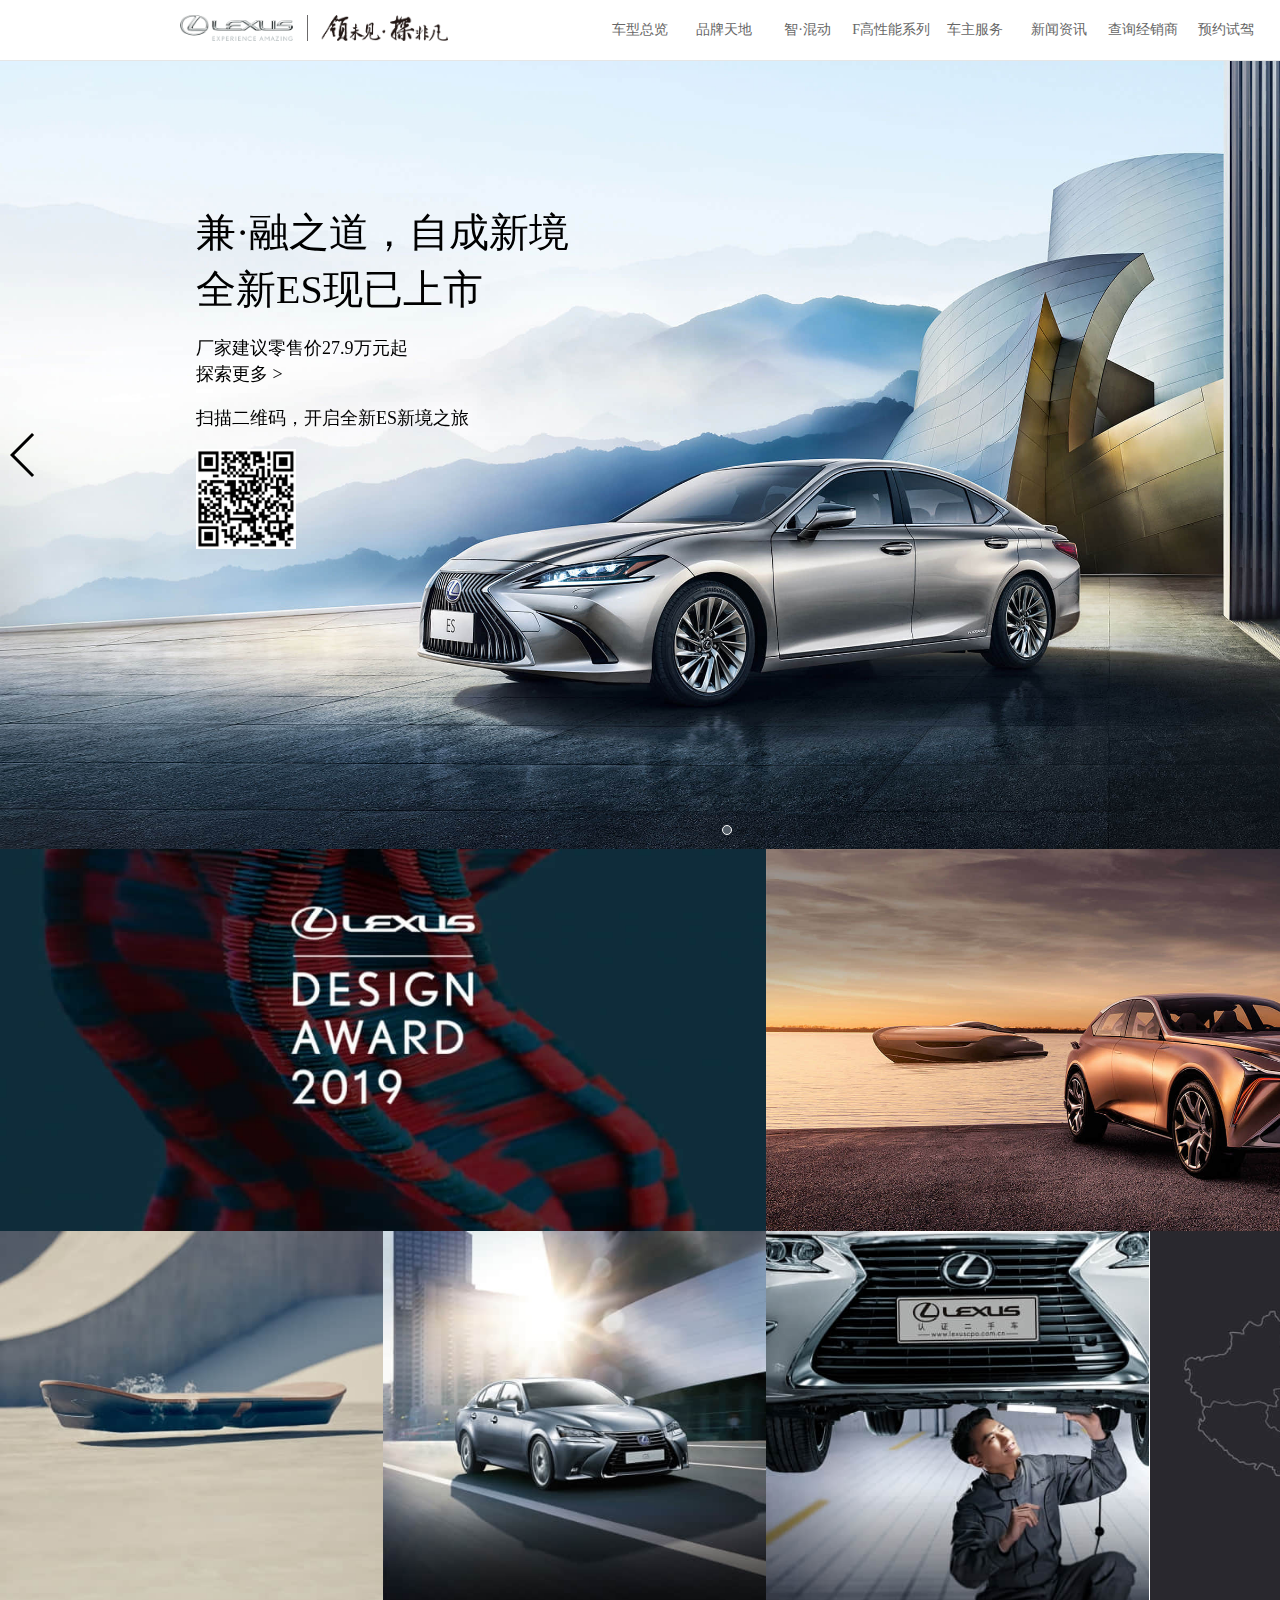
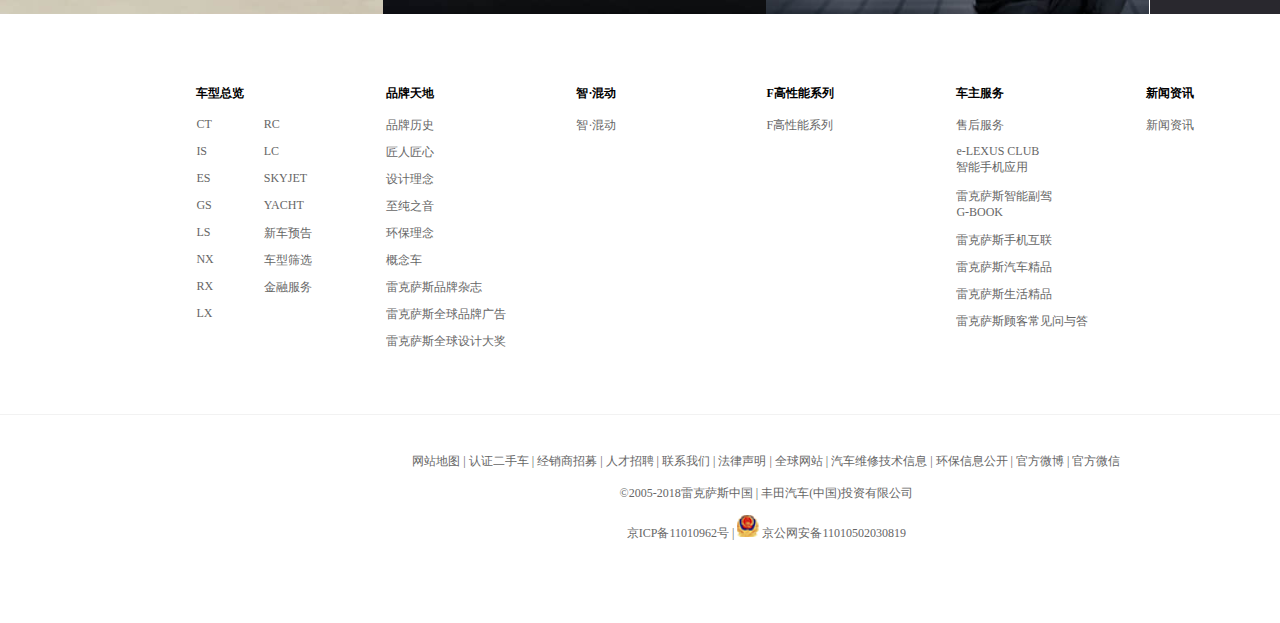
<file: lexus_website/html/index.html>
<!DOCTYPE html>
<html lang="en">

	<head>
		<meta charset="UTF-8">
		<meta name="viewport" content="width=device-width, initial-scale=1.0">
		<meta http-equiv="X-UA-Compatible" content="ie=edge">
		<link rel="icon" type="img/x-ico" href="../img/icon.jpg"/>
		<link rel="stylesheet" type="text/css" href="../css/index.css">
		<link rel="stylesheet" type="text/css" href="../css/swiper.min.css">
		<link rel="stylesheet" type="text/css" href="../css/animate.min.css">
		<link rel="stylesheet" type="text/css" href="../css/header_footer.css" />
		<title>LEXUS雷克萨斯官网</title>
	</head>

	<body>
		<div id="banner">
			<header></header>

			<div class="swiper-container">
				<div class="swiper-wrapper">
					<div class="swiper-slide container-1">
						<div class="con">
							<h3>兼·融之道，自成新境<br>全新ES现已上市</h3>
							<br>
							<p>厂家建议零售价27.9万元起</p>
							<a href="" style="color:#000000">探索更多 &gt;</a>
							<br>
							<br>
							<p>扫描二维码，开启全新ES新境之旅</p>
							<br>
							<img src="../img/con-1.jpg" alt="二维码">
						</div>
					</div>
					<div class="swiper-slide container-2">
						<div class="con">
							<h3>YET兼·融之道<br>智领天地，化境人生</h3>
							<br>
							<a href="" style="color:white">探索更多 &gt;</a>
						</div>
					</div>
					<div class="swiper-slide container-3">
						<div class="con">
							<h3>探享新豪华艺术，全新LS及全新LC正式上市</h3>
							<br>
							<p>全新LS厂商建议零售价82.4万元起</p>
							<p>全新LC厂商建议零售价117.9万元起</p>
							<br>
							<a href="" style="color:white">探索更多&gt;</a>
						</div>
					</div>
					<div class="swiper-slide container-4">
						<div class="con">
							<h3>豪华都市SUV全新雷克萨斯UX</h3>
							<br>
							<p>将于成都国际车展亚洲首发</p>
							<br>
							<a href="" style="color:white">探索更多&gt;</a>
						</div>
					</div>
					<div class="swiper-slide container-5">
						<div class="con">
							<h3>锐与智 成就不套路</h3>
							<br>
							<p>中型豪华SUV新雷克萨斯NX上市</p>
							<br>
							<a href="" style="color:#000000">探索更多&gt;</a>
							<br>
							<br>
							<p>扫码开启锐与智之旅</p>
							<br>
							<img src="../img/con-1.jpg" alt="二维码">
						</div>
					</div>
					<div class="swiper-slide container-6">
						<div class="con">
							<h3>品与智 轻生活</h3>
							<br>
							<p>紧凑型豪华两厢车 新雷克萨斯CT 200h上市</p>
							<br>
							<a href="" style="color:#000000">探索更多&gt;</a>
							<br>
							<br>
							<p>扫描二维码，开启轻生活之旅</p>
							<br>
							<img src="../img/con-1.jpg" alt="二维码">
						</div>
					</div>
				</div>
				<!-- 如果需要分页器 -->
				<div class="swiper-pagination"></div>

				<!--导航按钮 -->
				<div class="swiper-button-prev  swiper-button-black"></div>
				<div class="swiper-button-next  swiper-button-black"></div>

			</div>
			<article>
				<div class="art">
					<a href="" id="art_0">
						<p class="article_same_1">2019雷克萨斯全球设计大奖<br>查看详情&gt;</p>
					</a>
				</div>
				<div class="art">
					<a href="" id="art_1">
						<p class="article_same_1">概念车<br>探索更多&gt;</p>
					</a>
				</div>
				<div class="art">
					<a href="" id="art_2">
						<p class="article_same_2">雷克萨斯全球品牌广告SLIDE<br>探索更多&gt;</p>
					</a>
				</div>
				<div class="art">
					<a href="" id="art_3">
						<p class="article_same_2">雷克萨斯金融服务<br>了解更多&gt;</p>
					</a>
				</div>
				<div class="art">
					<a href="" id="art_4">
						<p class="article_same_2">雷克萨斯认证二手车<br>即刻前往&gt;</p>
					</a>
				</div>
				<div class="art">
					<a href="" id="art_5">
						<p class="article_same_2">经销商查询<br>点击查找&gt;</p>
					</a>
				</div>
			</article>
			<footer></footer>
			<div id="top_share">
				<div id="top"></div>
				<br />
				<hr />
				<br />
				<div id="share">
					<div id="erweima">
					</div>
				</div>
			</div>
		</div>
	</body>
	<script src="../js/jquery.js"></script>
	<script src="../js/swiper.min.js"></script>
	<script type="text/javascript">
		$('header').load('header.html');
		$('footer').load('footer.html');
	</script>
	<script src="../js/index.js"></script>
	<script src="../js/header_footer.js" type="text/javascript" charset="utf-8"></script>

</html>
</file>
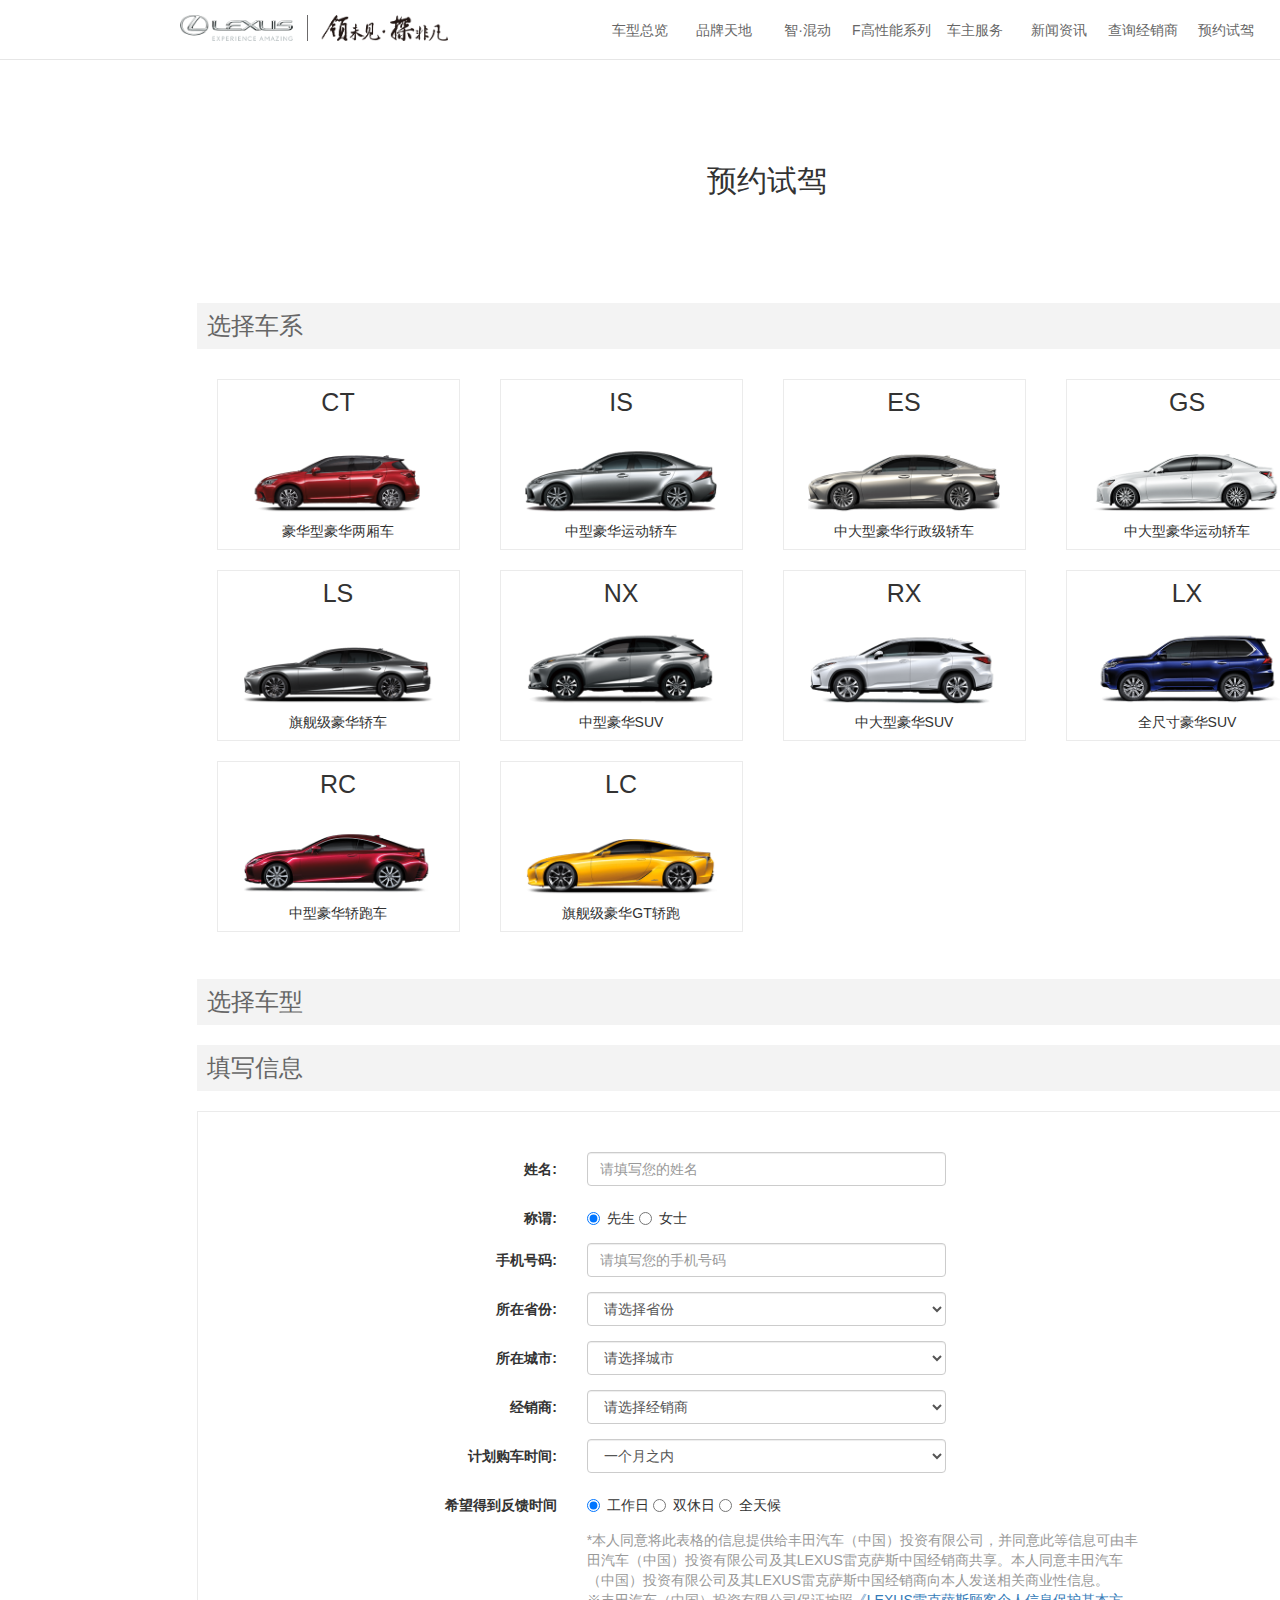
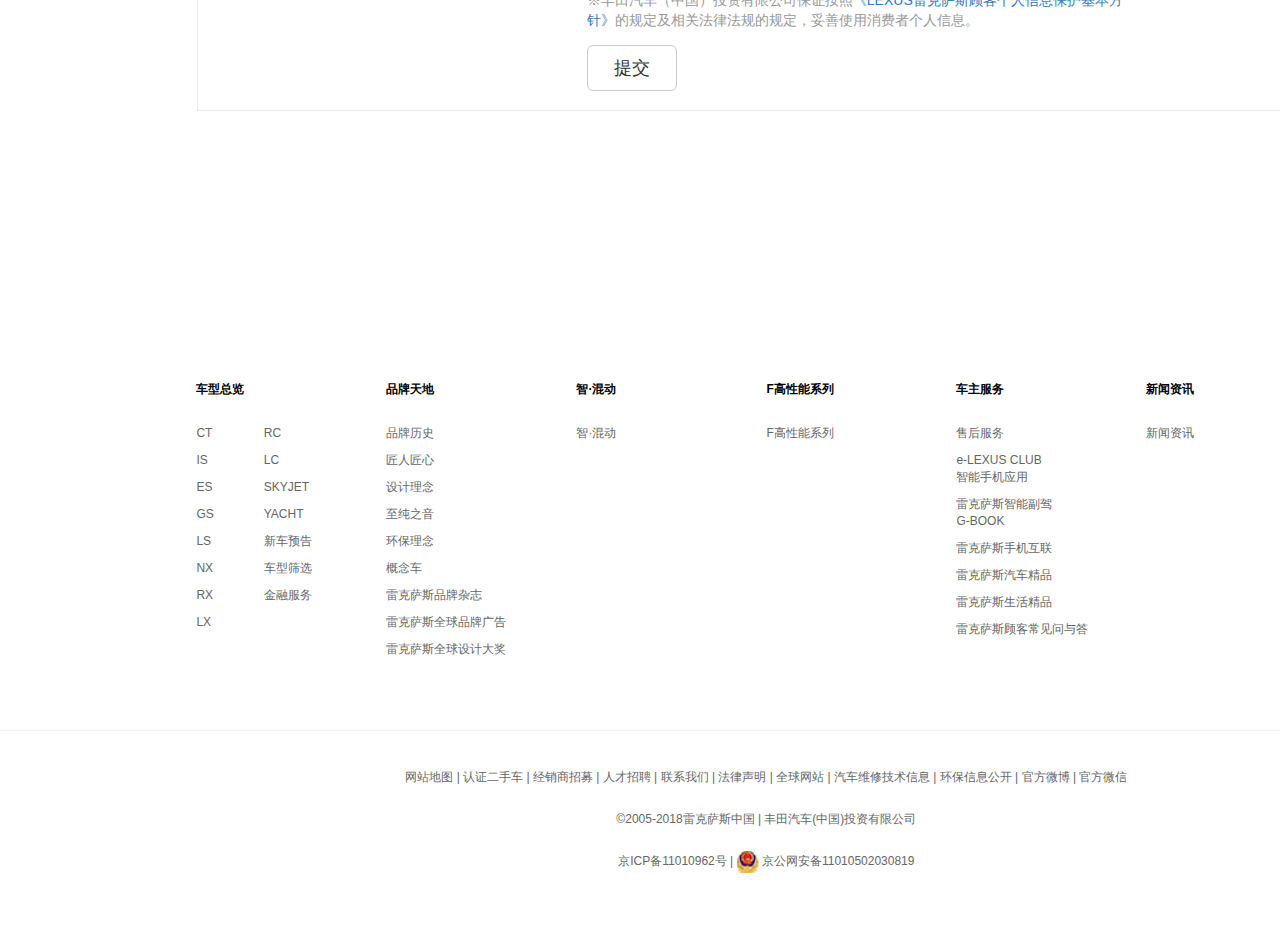
<file: lexus_website/html/appointment_drive.html>
<!DOCTYPE html>
<html>

	<head>
		<meta charset="UTF-8">
		<title>雷克萨斯预约试驾</title>
		<link rel="icon" type="img/x-ico" href="../img/icon.jpg"/>
		<link rel="stylesheet" type="text/css" href="../css/header_footer.css" />
		<link rel="stylesheet" type="text/css" href="../css/animate.min.css">
		<link rel="stylesheet" type="text/css" href="../css/appointment_drive.css" />
		<link rel="stylesheet" type="text/css" href="../css/bootstrap.min.css" />
	</head>

	<body>
		<div id="banner">
			<header></header>
			<div id="drive_content">
				<p>预约试驾</p>
				<div id="car_series" class="car">
					<div id="series_title" class="car_title">
						<p>选择车系</p>
					</div>
					<div id="seriers_content" class="car_content">
						<ul>
							<li>
								<p>CT</p><img src="../img/CT.png" />
								<p>豪华型豪华两厢车</p>
							</li>
							<li>
								<p>IS</p><img src="../img/IS.png" />
								<p>中型豪华运动轿车</p>
							</li>
							<li>
								<p>ES</p><img src="../img/ES.png" />
								<p>中大型豪华行政级轿车</p>
							</li>
							<li>
								<p>GS</p><img src="../img/GS.png" />
								<p>中大型豪华运动轿车</p>
							</li>
							<li>
								<p>LS</p><img src="../img/LS.png" />
								<p>旗舰级豪华轿车</p>
							</li>
							<li>
								<p>NX</p><img src="../img/NX.png" />
								<p>中型豪华SUV</p>
							</li>
							<li>
								<p>RX</p><img src="../img/RX.png" />
								<p>中大型豪华SUV</p>
							</li>
							<li>
								<p>LX</p><img src="../img/LX.png" />
								<p>全尺寸豪华SUV</p>
							</li>
							<li>
								<p>RC</p><img src="../img/RC.png" />
								<p>中型豪华轿跑车</p>
							</li>
							<li>
								<p>LC</p><img src="../img/LC.png" />
								<p>旗舰级豪华GT轿跑</p>
							</li>
						</ul>
					</div>
				</div>
				<div id="car_type" class="car">
					<div id="type_title" class="car_title">
						<p>选择车型</p>
					</div>
					<div id="type_content" class="car_content">
						<ul style="display: none;height: 170px;">
							<li style="height: 150px;">
								<p>CT 200h</p>
								<p>精英版</p>
								<p>215,000元(单色)</p>
								<p>217,000元(双色)</p>
							</li>
							<li style="height: 150px;">
								<p>CT 200h</p>
								<p>舒适版</p>
								<p>252,000元(单色)</p>
								<p>254,000元(双色)</p>
							</li>
							<li style="height: 150px;">
								<p>CT 200h</p>
								<p>F SPORT</p>
								<p>280,000元(单色)</p>
								<p>282,000元(双色)</p>
							</li>
						</ul>
						<ul style="display: none;height: 170px;">
							<li>
								<p>IS 300</p>
								<p>领先版</p>
								<p>304,000元</p>
							</li>
							<li>
								<p>IS 300</p>
								<p>锋尚版</p>
								<p>327,000元</p>
							</li>
							<li>
								<p>IS 300</p>
								<p>F SPORT</p>
								<p>345,000元</p>
							</li>
							<li>
								<p>IS 300</p>
								<p>豪华版</p>
								<p>422,000元</p>
							</li>
						</ul>
						<ul style="display: none;height: 340px;">
							<li>
								<p>ES 200</p>
								<p>卓越版</p>
								<p>279,000元</p>
							</li>
							<li>
								<p>ES 200</p>
								<p>豪华版</p>
								<p>298,000元</p>
							</li>
							<li>
								<p>ES 260</p>
								<p>卓越版</p>
								<p>335,000元</p>
							</li>
							<li>
								<p>ES 260</p>
								<p>F SPORT</p>
								<p>378,000元</p>
							</li>
							<li>
								<p>ES 260</p>
								<p>尊享版</p>
								<p>398,000元</p>
							</li>
							<li>
								<p>ES 300h</p>
								<p>卓越版</p>
								<p>359,000元</p>
							</li>
							<li>
								<p>ES 300h</p>
								<p>尊享版</p>
								<p>418,000元</p>
							</li>
							<li>
								<p>ES 300h</p>
								<p>行政版</p>
								<p>468,000元</p>
							</li>
						</ul>
						<ul style="display: none;height: 170px;">
							<li>
								<p>GS 300</p>
								<p>领先版</p>
								<p>428,000元</p>
							</li>
							<li>
								<p>GS 300</p>
								<p>F SPORT</p>
								<p>465,000元</p>
							</li>
							<li>
								<p>GS 300h</p>
								<p>领先版</p>
								<p>457,000元</p>
							</li>
							<li>
								<p>GS 300h</p>
								<p>豪华版</p>
								<p>560,000元</p>
							</li>
							<li>
								<p>GS 450h</p>
								<p>-</p>
								<p>745,000元</p>
							</li>
						</ul>
						<ul style="display: none;height: 170px;">
							<li>
								<p>LS 350</p>
								<p>卓越版</p>
								<p>824,000元</p>
							</li>
							<li>
								<p>LS 350</p>
								<p>豪华版</p>
								<p>962,000元</p>
							</li>
							<li>
								<p>LS 500h</p>
								<p>卓越版</p>
								<p>892,000元</p>
							</li>
							<li>
								<p>LS 500h</p>
								<p>F SPORT</p>
								<p>1,023,000元</p>
							</li>
							<li>
								<p>LS 500h</p>
								<p>豪华</p>
								<p>1,039,000元</p>
							</li>
						</ul>
						<ul style="display: none;height: 340px;">
							<li>
								<p>NX 200</p>
								<p>锋行版</p>
								<p>298,000元</p>
							</li>
							<li>
								<p>NX 200</p>
								<p>锋尚版</p>
								<p>344,000元</p>
							</li>
							<li>
								<p>NX 300</p>
								<p>锋行版</p>
								<p>335,000元</p>
							</li>
							<li>
								<p>NX 300</p>
								<p>锋尚版</p>
								<p>390,000元</p>
							</li>
							<li>
								<p>NX 300</p>
								<p>F SPORT</p>
								<p>493,000元</p>
							</li>
							<li>
								<p>NX 300h</p>
								<p>锋尚版</p>
								<p>374,000元</p>
							</li>
							<li>
								<p>NX 300h</p>
								<p>锋致版</p>
								<p>430,000元</p>
							</li>
							<li>
								<p>NX 300h</p>
								<p>F SPORT</p>
								<p>532,000元</p>
							</li>
						</ul>
						<ul style="display: none;height: 340px;">
							<li>
								<p>RX 300</p>
								<p>精英版</p>
								<p>390,000元</p>
							</li>
							<li>
								<p>RX 300</p>
								<p>舒适版</p>
								<p>427,000元</p>
							</li>
							<li>
								<p>RX 300</p>
								<p>典雅版</p>
								<p>464,000元</p>
							</li>
							<li>
								<p>RX 300</p>
								<p>F SPORT</p>
								<p>501,000元</p>
							</li>
							<li>
								<p>RX 300</p>
								<p>Mark Levinson F SPORT版</p>
								<p>512,000元</p>
							</li>
							<li>
								<p>RX 300</p>
								<p>豪华版</p>
								<p>575,000元</p>
							</li>
							<li>
								<p>RX 450h</p>
								<p>典雅版</p>
								<p>642,000元</p>
							</li>
							<li>
								<p>RX 450h</p>
								<p>豪华版</p>
								<p>689,000元</p>
							</li>
							<li>
								<p>RX 450h</p>
								<p>Mark Levinson 豪华版</p>
								<p>703,000元</p>
							</li>
							<li>
								<p>RX 450h</p>
								<p>尊贵</p>
								<p>810,000元</p>
							</li>
						</ul>
						<ul style="display: none;height: 170px;">
							<li>
								<p>LX 570</p>
								<p>动感豪华版</p>
								<p>1,291,000元</p>
							</li>
							<li>
								<p>LX 570</p>
								<p>尊贵豪华版</p>
								<p>1,339,000元</p>
							</li>
							<li>
								<p>LX 570</p>
								<p>巅峰特别限量版</p>
								<p>1,469,000元</p>
							</li>
						</ul>
						<ul style="display: none;height: 170px;">
							<li>
								<p>RC 300</p>
								<p>锋尚版</p>
								<p>455,000元</p>
							</li>
							<li>
								<p>RC 300</p>
								<p>F SPORT版</p>
								<p>501,000元</p>
							</li>
							<li>
								<p>RC 300</p>
								<p>F SPORT极致版</p>
								<p>545,000元</p>
							</li>
						</ul>
						<ul style="display: none;height: 170px;">
							<li>
								<p>LC 500h</p>
								<p>-</p>
								<p>1,179,000元</p>
							</li>
							<li>
								<p>LC 500h</p>
								<p>运动版</p>
								<p>1,288,000元</p>
							</li>
							<li>
								<p>LC 500h</p>
								<p>上市特别版</p>
								<p>1,288,000元</p>
							</li>
						</ul>
					</div>
				</div>
				<div id="message" class="car">
					<div id="message_title" class="car_title">
						<p>填写信息</p>
					</div>
					<div id="message_content" class="car_content">
						<br />
						<br />
						<form action="#" method="get" class="form-horizontal">
							<div class="form-group">
								<label for="name" class="col-sm-4 control-label">姓名:</label>
								<div class="col-sm-4">
									<input type="text" class="form-control" id="name" placeholder="请填写您的姓名" required/>
								</div>
							</div>
							<div class="form-group">
								<label class="col-sm-4 control-label">称谓:</label>
								<div class="col-sm-4">
									<div class="radio">
										<label><input type="radio" id="man" name="sex" checked />先生</label>
										<label><input type="radio" id="woman" name="sex"/>女士</label>
									</div>
								</div>
							</div>
							<div class="form-group">
								<label for="phone" class="col-sm-4 control-label">手机号码:</label>
								<div class="col-sm-4">
									<input type="text" class="form-control" id="phone" placeholder="请填写您的手机号码" required/>
								</div>
							</div>
							<div class="form-group">
								<label class="col-sm-4 control-label">所在省份:</label>
								<div class="col-sm-4">
									<select id="select_prov" class="form-control" onchange="changecity()">
										<option value="">请选择省份</option>
									</select>
								</div>
							</div>
							<div class="form-group">
								<label class="col-sm-4 control-label">所在城市:</label>
								<div class="col-sm-4">
									<select id="select_city" class="form-control" onchange="changeshop()">
										<option value="asd">请选择城市</option>
									</select>
								</div>
							</div>
							<div class="form-group">
								<label class="col-sm-4 control-label">经销商:</label>
								<div class="col-sm-4">
									<select id="select_shop" class="form-control">
										<option value="">请选择经销商</option>
									</select>
								</div>
							</div>
							<div class="form-group">
								<label class="col-sm-4 control-label">计划购车时间:</label>
								<div class="col-sm-4">
									<select id="select_time" class="form-control">
										<option value="">一个月之内</option>
										<option value="">三个月之内</option>
										<option value="">半年之内</option>
										<option value="">暂无计划</option>
									</select>
								</div>
							</div>
							<div class="form-group">
								<label class="col-sm-4 control-label">希望得到反馈时间</label>
								<div class="col-sm-4">
									<div class="radio">
										<label><input type="radio" name="feedback" checked />工作日</label>
										<label><input type="radio" name="feedback"  />双休日</label>
										<label><input type="radio" name="feedback"  />全天候</label>
									</div>
								</div>
							</div>
							<div class="form-group">
								<label class="col-sm-4 control-label"></label>
								<div class="col-sm-6" id="text">
									
                                      *本人同意将此表格的信息提供给丰田汽车（中国）投资有限公司，并同意此等信息可由丰田汽车（中国）投资有限公司及其LEXUS雷克萨斯中国经销商共享。本人同意丰田汽车（中国）投资有限公司及其LEXUS雷克萨斯中国经销商向本人发送相关商业性信息。
                                      <br />
                                      	※丰田汽车（中国）投资有限公司保证按照<a href="">《LEXUS雷克萨斯顾客个人信息保护基本方针》</a>的规定及相关法律法规的规定，妥善使用消费者个人信息。                                   
								</div>
							</div>
							<div class="form-group">
								<label class="col-sm-4 control-label"></label>
								<div class="col-sm-6">
									<button type="submit" class="btn btn-default btn-lg">&nbsp;&nbsp;提交&nbsp;&nbsp;</button>
								</div>
							</div>
						</form>
					</div>
				</div>
			</div>

			<footer></footer>
			<div id="top_share">
				<div id="top"></div>
				<br />
				<hr />
				<br />
				<div id="share">
					<div id="erweima">
					</div>
				</div>
			</div>
		</div>
	</body>
	<script src="../js/jquery.js"></script>
	<script type="text/javascript">
		$('header').load('header.html');
		$('footer').load('footer.html');
	</script>
	<script src="../js/appointment_drive.js" type="text/javascript" charset="utf-8"></script>
	<script src="../js/header_footer.js" type="text/javascript" charset="utf-8"></script>
	<script src="../js/bootstrap.min.js" type="text/javascript" charset="utf-8"></script>

</html>
</file>
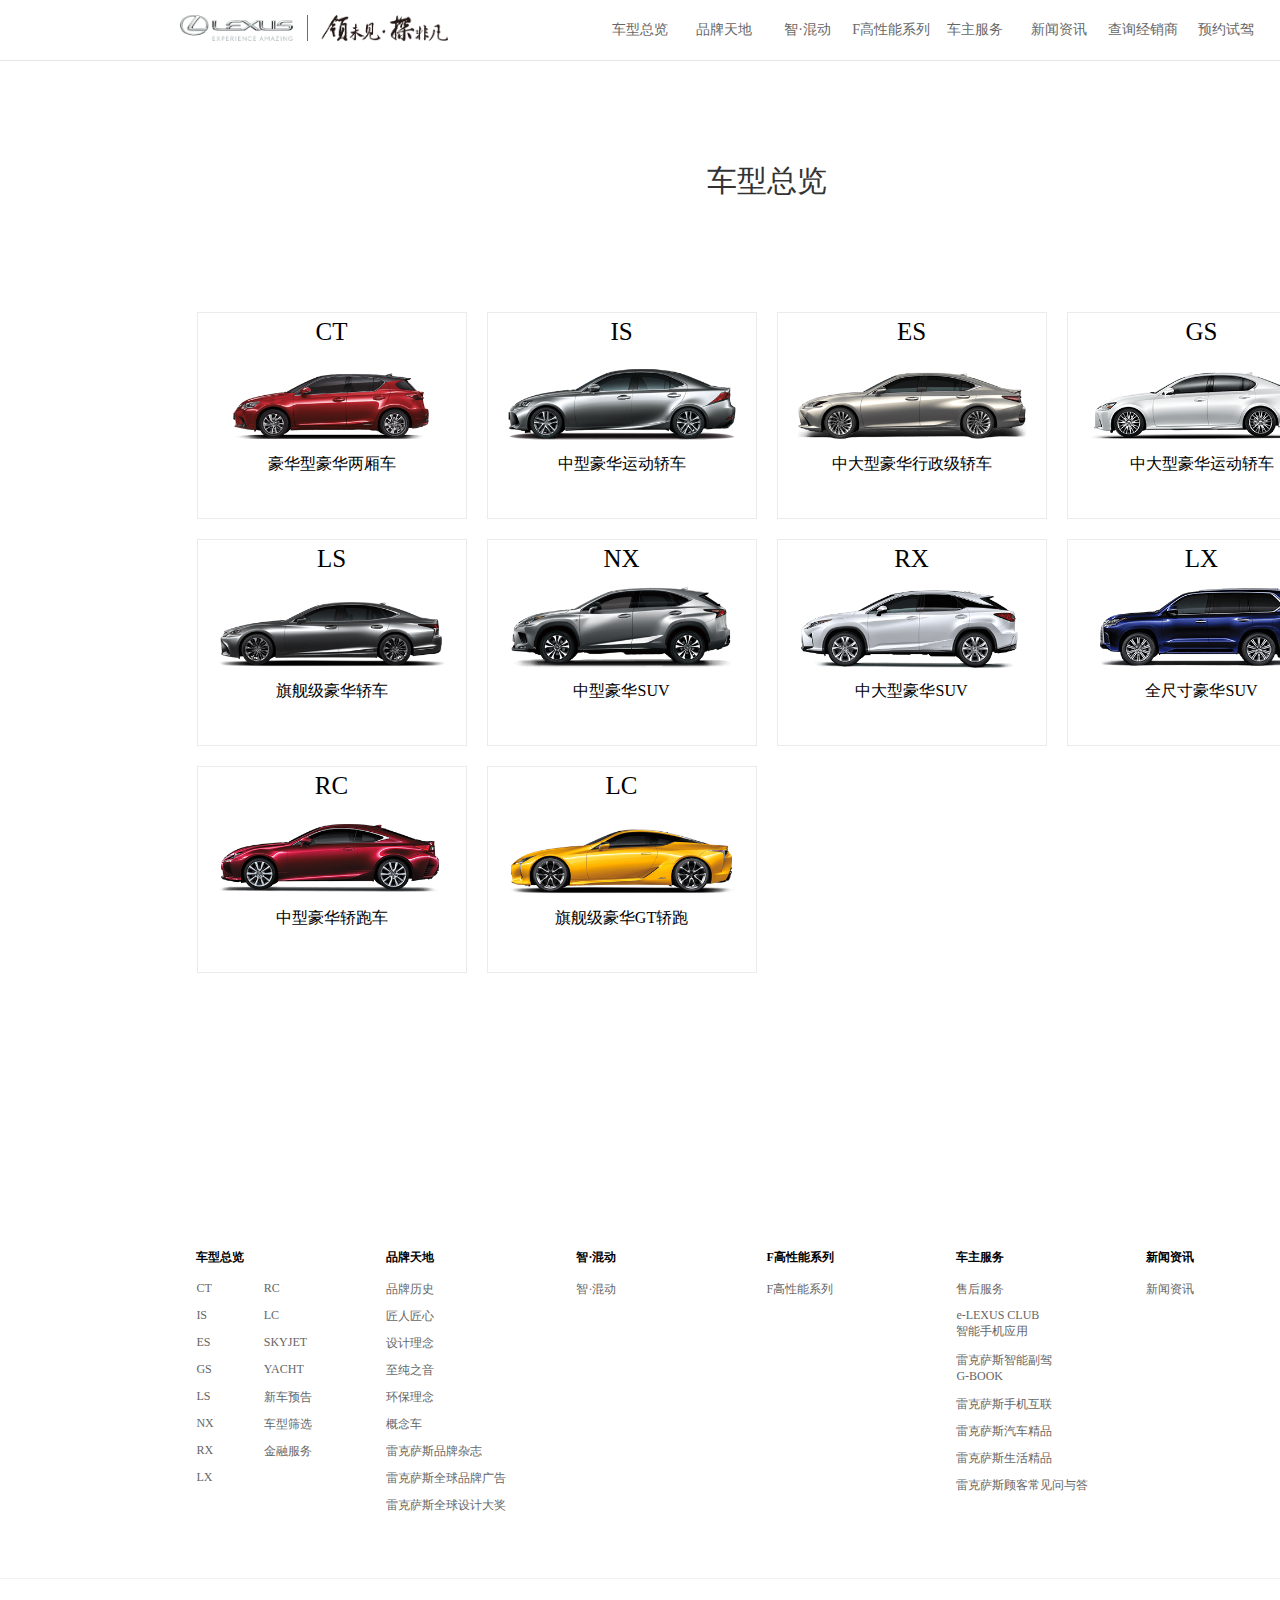
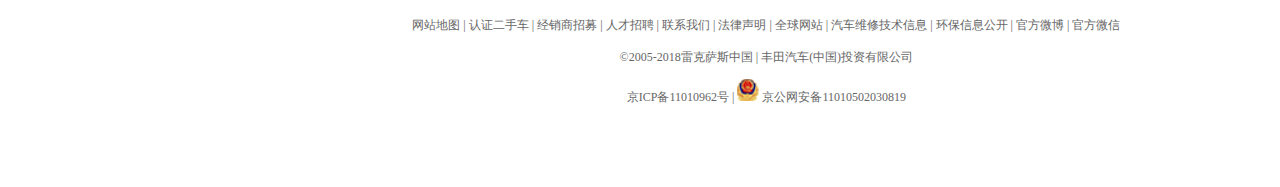
<file: lexus_website/html/car_series.html>
<!DOCTYPE html>
<html>

	<head>
		<meta charset="UTF-8">
		<title>雷克萨斯车型总览</title>
		<link rel="icon" type="img/x-ico" href="../img/icon.jpg"/>
		<link rel="stylesheet" type="text/css" href="../css/header_footer.css" />
		<link rel="stylesheet" type="text/css" href="../css/animate.min.css">
		<link rel="stylesheet" type="text/css" href="../css/car_series.css" />
	</head>

	<body>
		<div id="banner">
			<header></header>
			<div id="drive_content">
				<p>车型总览</p>
				<div id="car_series" class="car_content">
					<ul>
						<li>
							<p>CT</p><img src="../img/CT.png" />
							<p>豪华型豪华两厢车</p>
							<div class="car_hover">
								<a href="">车型详情 ></a>
							</div>
						</li>
						<li>
							<p>IS</p><img src="../img/IS.png" />
							<p>中型豪华运动轿车</p>
							<div class="car_hover">
								<a href="">车型详情 ></a>
							</div>
						</li>
						<li>
							<p>ES</p><img src="../img/ES.png" />
							<p>中大型豪华行政级轿车</p>
							<div class="car_hover">
								<a href="">车型详情 ></a>
							</div>
						</li>
						<li>
							<p>GS</p><img src="../img/GS.png" />
							<p>中大型豪华运动轿车</p>
							<div class="car_hover">
								<a href="">车型详情 ></a>
							</div>
						</li>
						<li>
							<p>LS</p><img src="../img/LS.png" />
							<p>旗舰级豪华轿车</p>
							<div class="car_hover">
								<a href="">车型详情 ></a>
							</div>
						</li>
						<li>
							<p>NX</p><img src="../img/NX.png" />
							<p>中型豪华SUV</p>
							<div class="car_hover">
								<a href="">车型详情 ></a>
							</div>
						</li>
						<li>
							<p>RX</p><img src="../img/RX.png" />
							<p>中大型豪华SUV</p>
							<div class="car_hover">
								<a href="">车型详情 ></a>
							</div>
						</li>
						<li>
							<p>LX</p><img src="../img/LX.png" />
							<p>全尺寸豪华SUV</p>
							<div class="car_hover">
								<a href="">车型详情 ></a>
							</div>
						</li>
						<li>
							<p>RC</p><img src="../img/RC.png" />
							<p>中型豪华轿跑车</p>
							<div class="car_hover">
								<a href="">车型详情 ></a>
							</div>
						</li>
						<li>
							<p>LC</p><img src="../img/LC.png" />
							<p>旗舰级豪华GT轿跑</p>
							<div class="car_hover">
								<a href="">车型详情 ></a>
							</div>
						</li>
					</ul>
				</div>
			</div>
			<footer></footer>
			<div id="top_share">
				<div id="top"></div>
				<br />
				<hr />
				<br />
				<div id="share">
					<div id="erweima">
					</div>
				</div>
			</div>
		</div>

	</body>
	<script src="../js/jquery.js"></script>
	<script type="text/javascript">
		$('header').load('header.html');
		$('footer').load('footer.html');
	</script>
	<script src="../js/car_series.js" type="text/javascript" charset="utf-8"></script>
	<script src="../js/header_footer.js" type="text/javascript" charset="utf-8"></script>

</html>
</file>
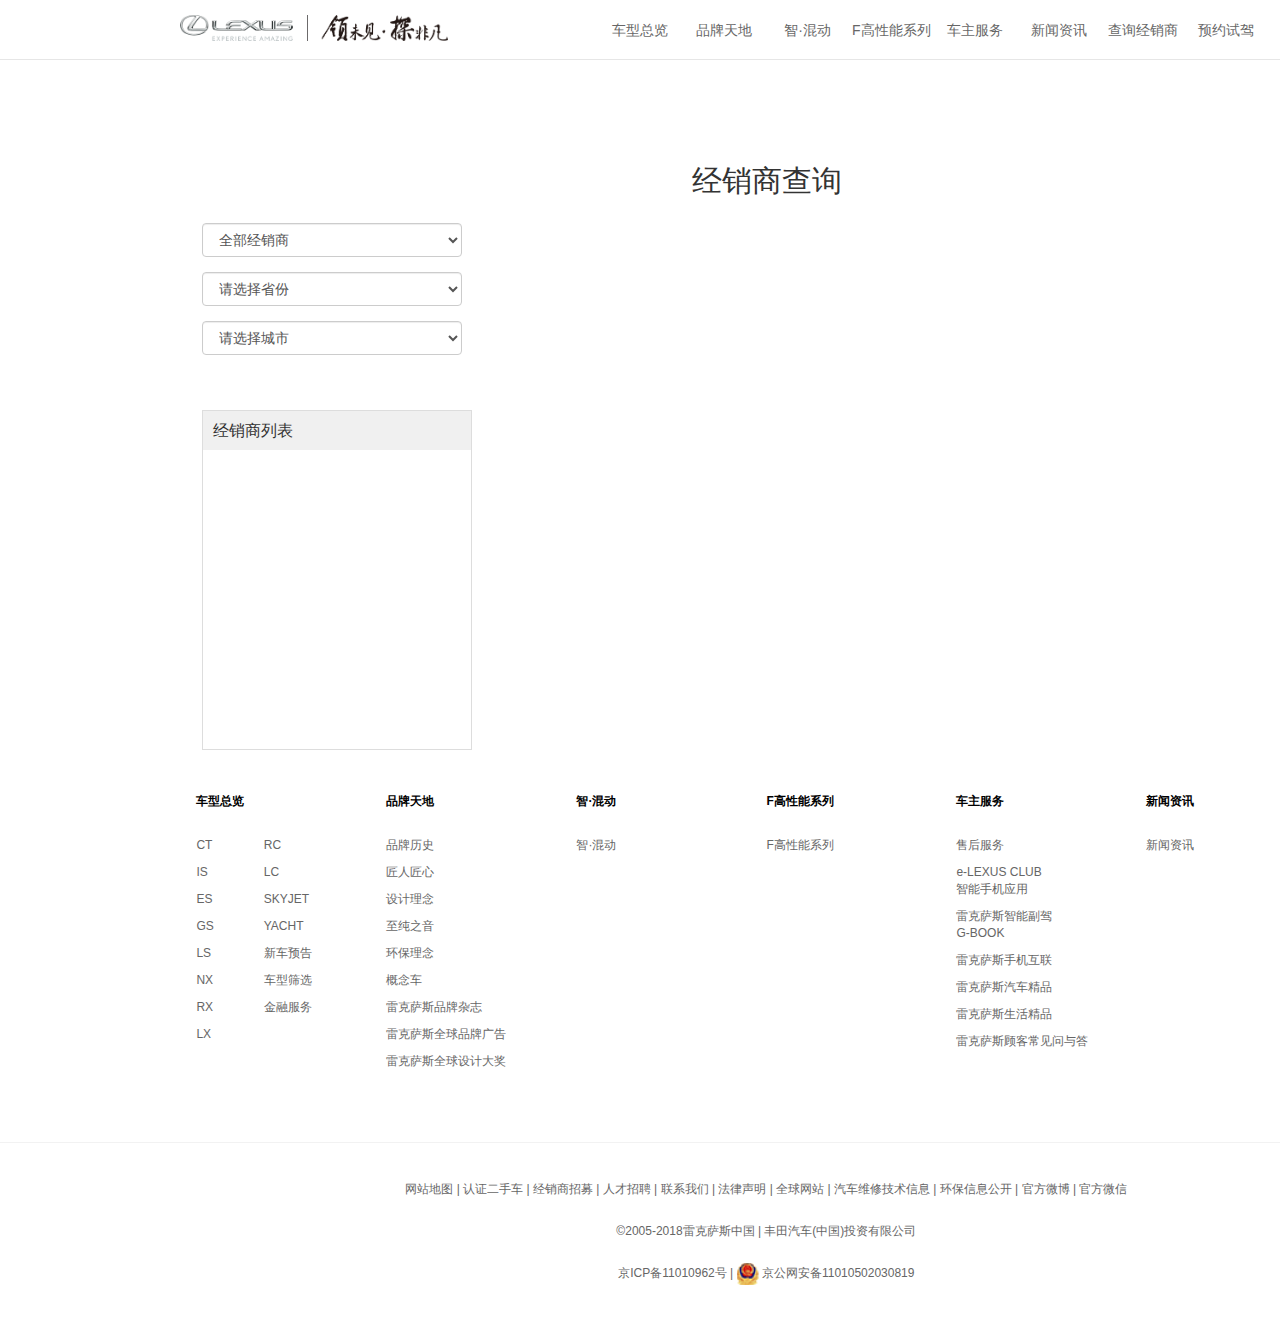
<file: lexus_website/html/find_shop.html>
<!DOCTYPE html>
<html>

	<head>
		<meta charset="UTF-8">
		<meta http-equiv="Content-Type" content="text/html; charset=utf-8" />
		<meta name="viewport" content="initial-scale=1.0, user-scalable=no" />
		<title>雷克萨斯中国经销商</title>
		<link rel="icon" type="img/x-ico" href="../img/icon.jpg"/>
		<link rel="stylesheet" type="text/css" href="../css/header_footer.css" />
		<link rel="stylesheet" type="text/css" href="../css/find_shop.css" />
		<link rel="stylesheet" type="text/css" href="../css/bootstrap.min.css" />
	<script type="text/javascript" src="http://api.map.baidu.com/api?v=2.0&ak=Ob2arc9m1g7oEfgXOosA4xujd943s3wX"></script>		
	</head>

	<body>
		<div id="banner">
			<header></header>
			<div id="page_content">
				<p>经销商查询</p>
				<div id="shop_content">
					<div class="col-md-3">
						<form action="#" class="form-horizontal">
							<div class="form-group">
								<div class="col-xs-12">
									<select class="form-control">
										<option value="">全部经销商</option>
										<option value="">认证二手车经销商</option>
									</select>
								</div>
							</div>
							<div class="form-group">
								<div class="col-xs-12">
									<select class="form-control" id="select_prov" onchange="changecity()">
										<option value="">请选择省份</option>
									</select>
								</div>
							</div>
							<div class="form-group">
								<div class="col-xs-12">
									<select class="form-control" id="select_city" onchange="changeshop()">
										<option value="">请选择城市</option>
									</select>
								</div>
							</div>
						</form>
						<div class="map-list">
							<h4>经销商列表</h4>
							<ul id="map-list">
							</ul>
						</div>
					</div>
					<div class="col-md-9">
						<div id="baidu_map">

						</div>
					</div>
				</div>
			</div>
			<footer></footer>
			<div id="top_share">
				<div id="top"></div>
				<br />
				<hr />
				<br />
				<div id="share">
					<div id="erweima">
					</div>
				</div>
			</div>
		</div>
	</body>
	<script src="../js/jquery.js" type="text/javascript" charset="utf-8"></script>
	<script type="text/javascript">
		$('header').load('header.html');
		$('footer').load('footer.html');
	</script>
	<script src="../js/header_footer.js" type="text/javascript" charset="utf-8"></script>
	<script src="../js/bootstrap.min.js" type="text/javascript" charset="utf-8"></script>
	<script src="../js/find_shop.js" type="text/javascript" charset="utf-8"></script>

</html>
</file>
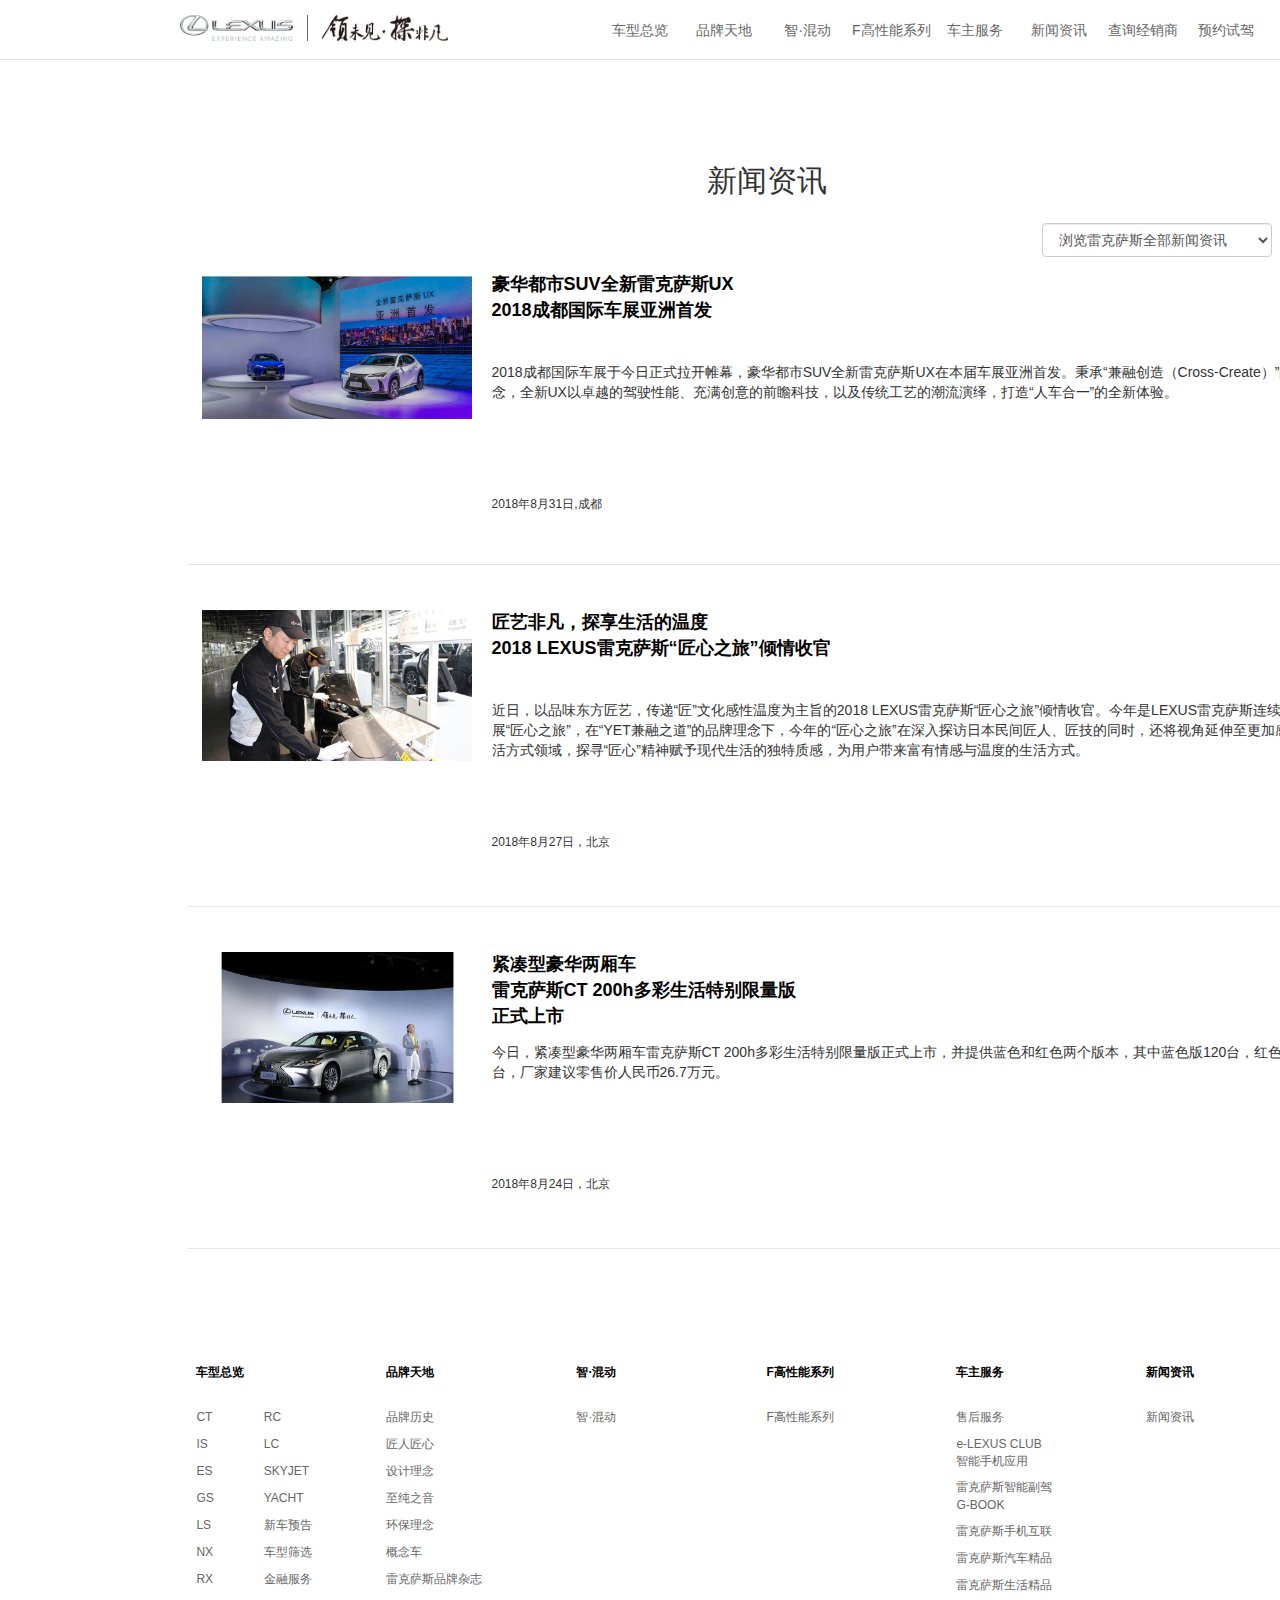
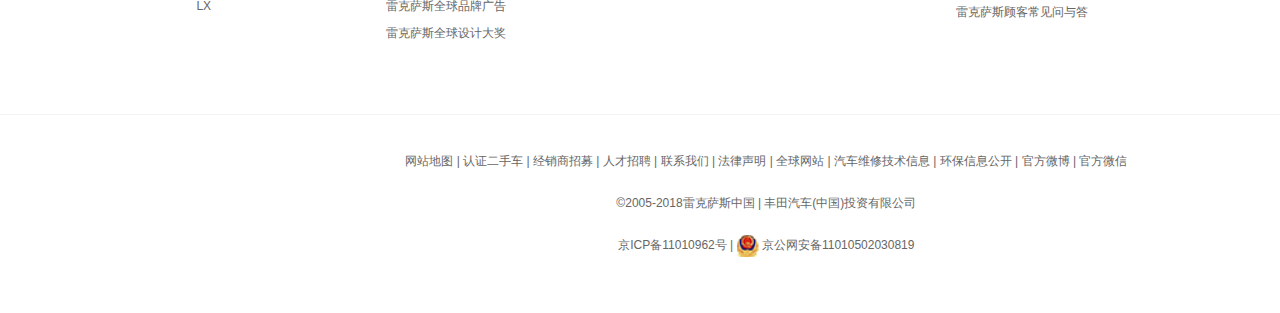
<file: lexus_website/html/news.html>
<!DOCTYPE html>
<html>

	<head>
		<meta charset="UTF-8">
		<title>雷克萨斯新闻资讯</title>
		<link rel="icon" type="img/x-ico" href="../img/icon.jpg"/>
		<link rel="stylesheet" type="text/css" href="../css/news.css" />
		<link rel="stylesheet" type="text/css" href="../css/header_footer.css" />
		<link rel="stylesheet" type="text/css" href="../css/bootstrap.min.css" />
	</head>

	<body>
		<div id="banner">
			<header></header>
			<div id="page_content">
				<p>新闻资讯</p>
				<div class="row">
					<div class="col-xs-8">
					</div>
					<div class="form-group col-xs-2">
						<select class="form-control" onchange="changenews()" id="select_prov">
							<option value="all">浏览雷克萨斯全部新闻资讯</option>
							<option value="2018">浏览雷克萨斯2018年新闻资讯</option>
							<option value="2017">浏览雷克萨斯2017年新闻资讯</option>
						</select>
					</div>
					<div id="rel_content">
						
					</div>
				</div>
				
			</div>
			<footer></footer>
			<div id="top_share">
				<div id="top"></div>
				<br />
				<hr />
				<br />
				<div id="share">
					<div id="erweima">
					</div>
				</div>
			</div>
		</div>

	</body>
	<script src="../js/jquery.js" type="text/javascript" charset="utf-8"></script>
	<script type="text/javascript">
		$('header').load('header.html');
		$('footer').load('footer.html');
	</script>
	<script src="../js/header_footer.js" type="text/javascript" charset="utf-8"></script>
	<script src="../js/bootstrap.min.js" type="text/javascript" charset="utf-8"></script>
	<script src="../js/news_content.js" type="text/javascript" charset="utf-8"></script>

</html>
</file>
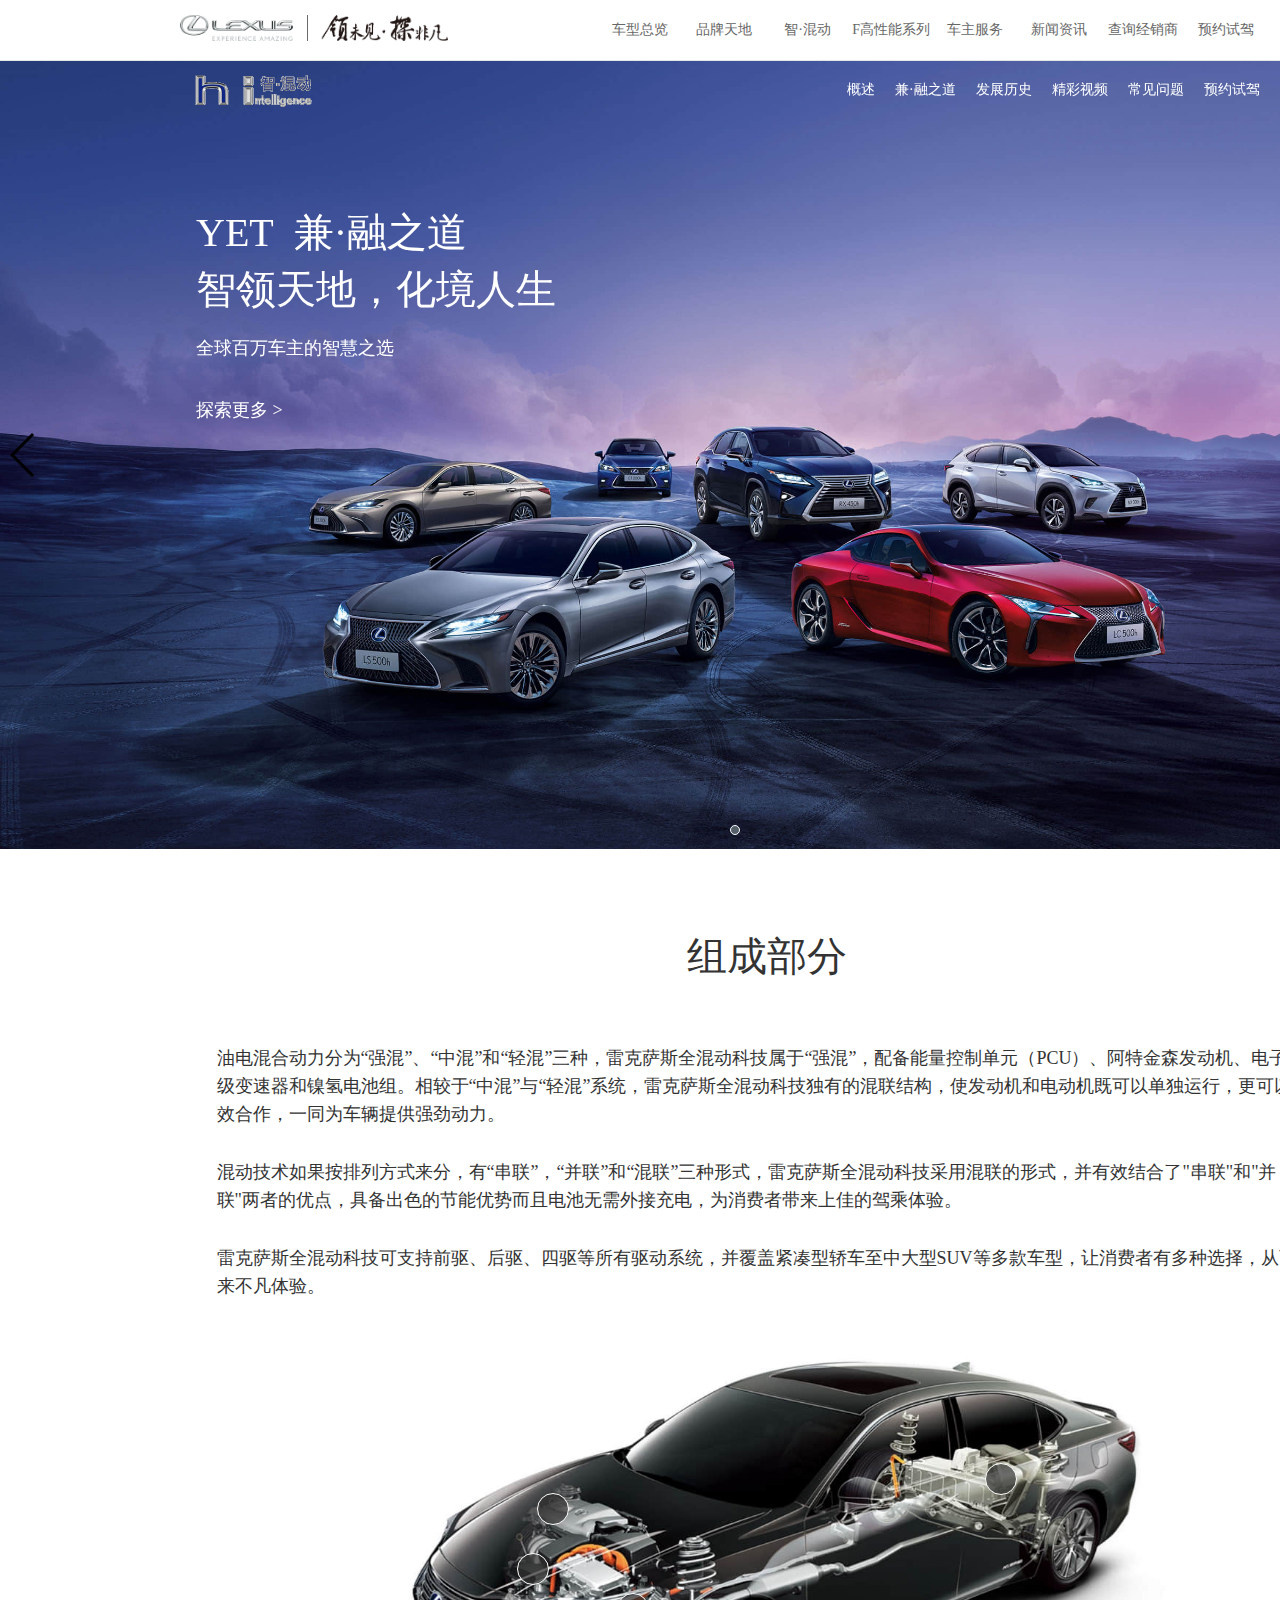
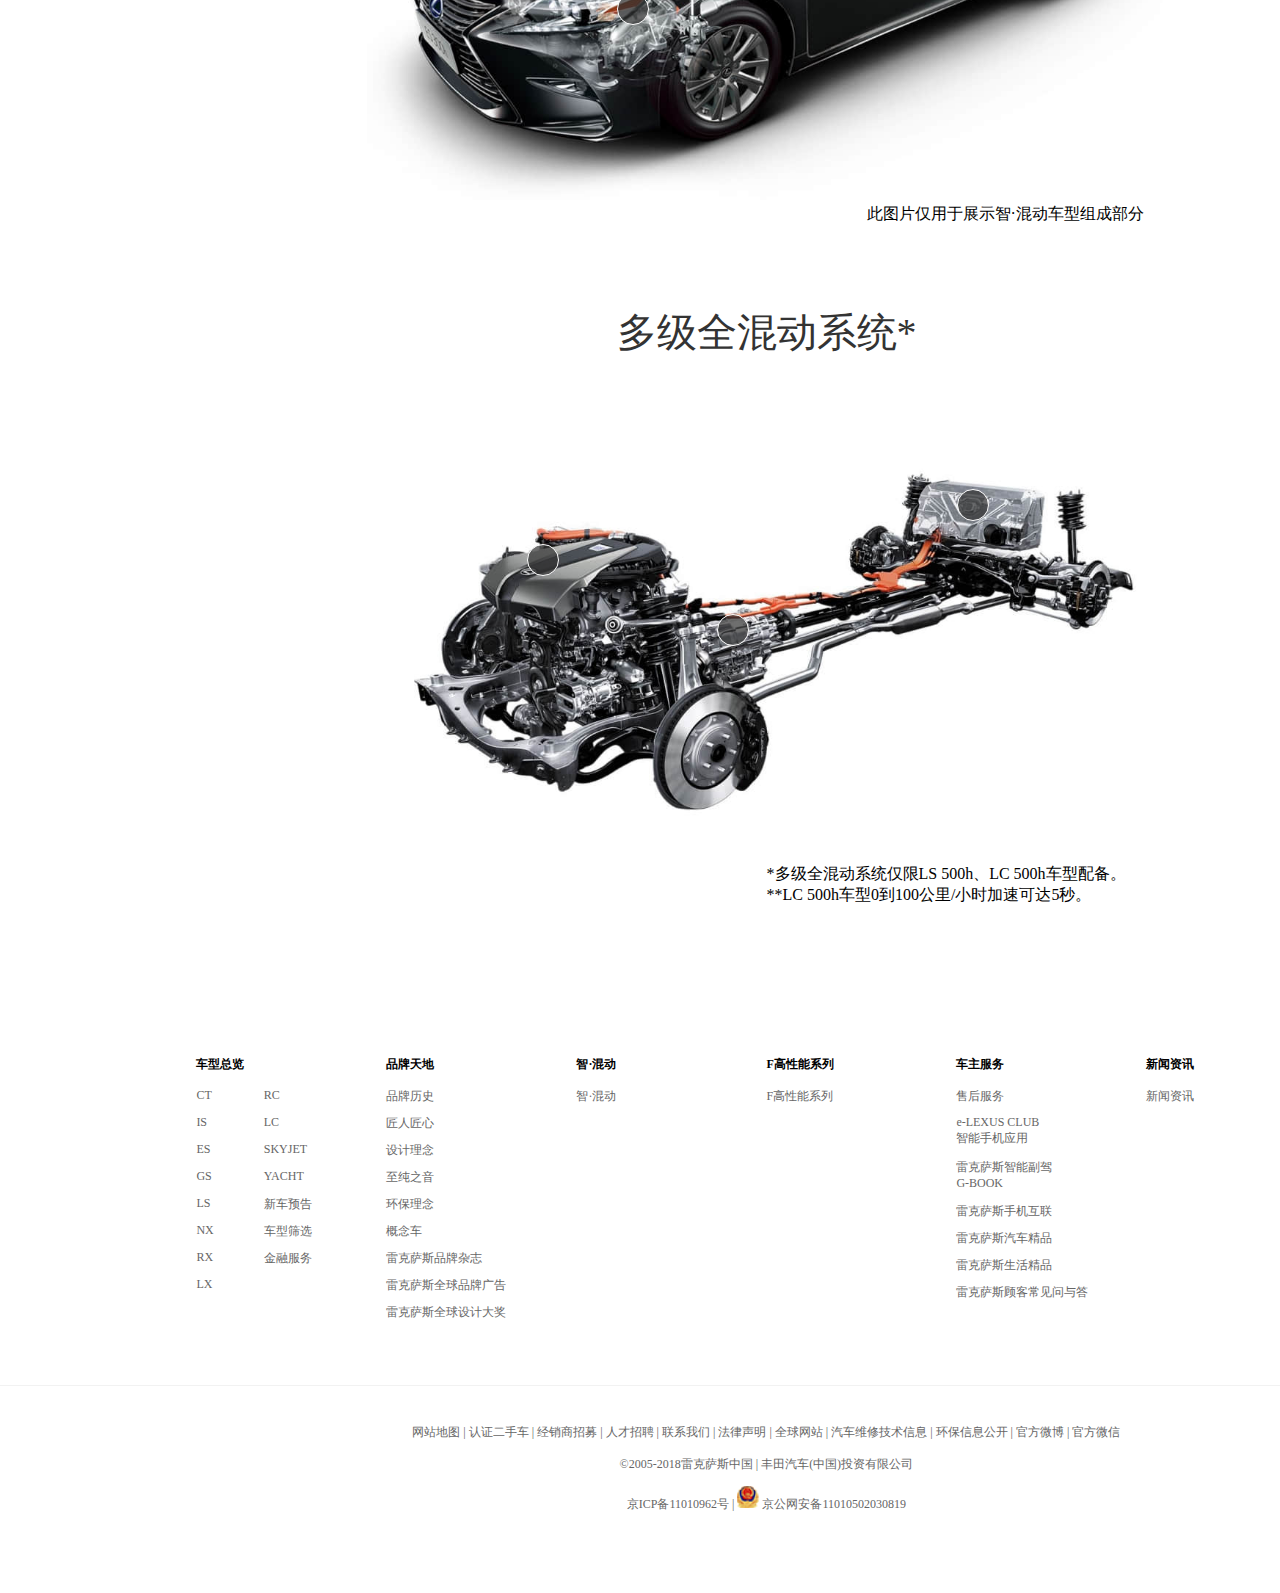
<file: lexus_website/html/wisdom_hybrid.html>
<!DOCTYPE html>
<html>

	<head>
		<meta charset="UTF-8">
		<title>雷克萨斯智·混动</title>
		<link rel="icon" type="img/x-ico" href="../img/icon.jpg"/>
		<link rel="stylesheet" type="text/css" href="../css/header_footer.css" />
		<link rel="stylesheet" type="text/css" href="../css/animate.min.css">
		<link rel="stylesheet" type="text/css" href="../css/swiper.min.css">
		<link rel="stylesheet" type="text/css" href="../css/wisdom_hybrid.css" />
	</head>

	<body>
		<div id="banner">
			<header></header>
			<nav>
				<img src="../img/hybird-logo.png" />
				<ul>
					<li>
						<a href="">概述</a>
					</li>
					<li>
						<a href="">兼·融之道</a>
					</li>
					<li>
						<a href="">发展历史</a>
					</li>
					<li>
						<a href="">精彩视频</a>
					</li>
					<li>
						<a href="">常见问题</a>
					</li>
					<li>
						<a href="appointment_drive.html">预约试驾</a>
					</li>
					<li>
						<a href="">智·混动车型</a>
					</li>
				</ul>
			</nav>
			<div class="swiper-container">
				<div class="swiper-wrapper">
					<div class="swiper-slide container-1">
						<div class="con">
							<h3>YET&nbsp;&nbsp;兼·融之道<br>智领天地，化境人生</h3>
							<br>
							<p>全球百万车主的智慧之选</p>
							<br />
							<br />
							<a href="" style="color:#FFFFFF">探索更多 &gt;</a>
						</div>
					</div>
					<div class="swiper-slide container-2">
						<div class="con">
							<h3>YET&nbsp;&nbsp;兼·融之道<br>智领天地，化境人生</h3>
							<br>
							<p>全球百万车主的智慧之选</p>
							<br />
							<br />
							<a href="" style="color:#FFFFFF">探索更多 &gt;</a>
						</div>
					</div>
					<div class="swiper-slide container-3">
						<div class="con">
							<h3>YET&nbsp;&nbsp;兼·融之道<br>智领天地，化境人生</h3>
							<br>
							<p>全球百万车主的智慧之选</p>
							<br />
							<br />
							<a href="" style="color:#FFFFFF">探索更多 &gt;</a>
						</div>
					</div>
					<div class="swiper-slide container-4">
						<div class="con">
							<h3>YET&nbsp;&nbsp;兼·融之道<br>智领天地，化境人生</h3>
							<br>
							<p>全球百万车主的智慧之选</p>
							<br />
							<br />
							<a href="" style="color:#000000">探索更多 &gt;</a>
						</div>
					</div>
					<div class="swiper-slide container-5">
						<div class="con">
							<h3>YET&nbsp;&nbsp;兼·融之道<br>智领天地，化境人生</h3>
							<br>
							<p>全球百万车主的智慧之选</p>
							<br />
							<br />
							<a href="" style="color:#FFFFFF">探索更多 &gt;</a>
						</div>
					</div>
				</div>
				<!-- 如果需要分页器 -->
				<div class="swiper-pagination"></div>

				<!--导航按钮 -->
				<div class="swiper-button-prev  swiper-button-black"></div>
				<div class="swiper-button-next  swiper-button-black"></div>

			</div>
			<div id="hybrid-content">
				<div id="component">
					<h2>组成部分</h3>
					<ul>
						<li>油电混合动力分为“强混”、“中混”和“轻混”三种，雷克萨斯全混动科技属于“强混”，配备能量控制单元（PCU）、阿特金森发动机、电子无级变速器和镍氢电池组。相较于“中混”与“轻混”系统，雷克萨斯全混动科技独有的混联结构，使发动机和电动机既可以单独运行，更可以高效合作，一同为车辆提供强劲动力。</li>
						<li>混动技术如果按排列方式来分，有“串联”，“并联”和“混联”三种形式，雷克萨斯全混动科技采用混联的形式，并有效结合了"串联"和"并联"两者的优点，具备出色的节能优势而且电池无需外接充电，为消费者带来上佳的驾乘体验。</li>
						<li>雷克萨斯全混动科技可支持前驱、后驱、四驱等所有驱动系统，并覆盖紧凑型轿车至中大型SUV等多款车型，让消费者有多种选择，从而带来不凡体验。</li>
					</ul>
					<div id="component-img">
						<img src="../img/hybrid-content-1.jpg"/>
						<p>此图片仅用于展示智·混动车型组成部分</p>
						<div class="dot" id="dot_1"></div>
						<div class="dot" id="dot_2"></div>
						<div class="dot" id="dot_3"></div>
						<div class="dot" id="dot_4"></div>
						<div id="show_dots_1" class='show_dots' style="display: none;">
							<div id="show_dot_1" class="show_dot" style="display: none;">
								<div id="show_dot_1_top"></div>
								<div id="show_dot_1_bottom"></div>
							</div>
							<div id="show_dot_2" class="show_dot" style="display: none;">
								<div id="show_dot_2_top"></div>
								<div id="show_dot_2_bottom"></div>
							</div>
							<div id="show_dot_3" class="show_dot" style="display: none;">
								<div id="show_dot_3_top"></div>
								<div id="show_dot_3_bottom"></div>
							</div>
							<div id="show_dot_4" class="show_dot" style="display: none;">
								<div id="show_dot_4_top"></div>
								<div id="show_dot_4_bottom"></div>
							</div>
							<div class="close_dots" id="close_dots_1"></div>
						</div>
					</div>
				</div>
				
				<div id="component2">
					<h2>多级全混动系统*</h3>
					<div id="component2-img">
						<img src="../img/hybrid-content-2.jpg"/>
						<p>*多级全混动系统仅限LS 500h、LC 500h车型配备。<br/>**LC 500h车型0到100公里/小时加速可达5秒。</p>
						<div class="dot" id="dot_2_1"></div>
						<div class="dot" id="dot_2_2"></div>
						<div class="dot" id="dot_2_3"></div>
						<div id="show_dots_2" class="show_dots" style="display: none;">
							<div id="show_dot_2_1" class="show_dot" style="display: none;">
								<div id="show_dot_2_1_top"></div>
								<div id="show_dot_2_1_bottom"></div>
							</div>
							<div id="show_dot_2_2" class="show_dot" style="display: none;">
								<div id="show_dot_2_2_top"></div>
								<div id="show_dot_2_2_bottom"></div>
							</div>
							<div id="show_dot_2_3" class="show_dot" style="display: none;">
								<div id="show_dot_2_3_top"></div>
								<div id="show_dot_2_3_bottom"></div>
							</div>
							<div class="close_dots" id="close_dots_2"></div>
						</div>
					</div>

				</div>
			</div>
			
			<footer></footer>
			<div id="top_share">
				<div id="top"></div>
				<br />
				<hr />
				<br />
				<div id="share">
					<div id="erweima"></div>
				</div>
			</div>
		</div>
	</body>
	<script src="../js/jquery.js"></script>
	<script src="../js/swiper.min.js"></script>
	<script type="text/javascript">
		$('header').load('header.html');
		$('footer').load('footer.html');
	</script>
	<script src="../js/wisdom_hybrid.js" type="text/javascript" charset="utf-8"></script>
	<script src="../js/header_footer.js" type="text/javascript" charset="utf-8"></script>
</html>
</file>
<file: lexus_website/css/header_footer.css>
a{
    cursor: pointer;
    text-decoration: none;
}
#banner{
    width: 1533px;
    margin-left: auto;
    margin-right: auto;
}
header{
    height: 60px;
    background-color: rgb(255, 255, 255);
    font-weight: 400;
    font-size: 14px;
    line-height: 20px;
    border-bottom: 1px solid rgb(230,230,230);
}
header div{
    float: left;
    height: 30px;
    width: 300px;
    margin-top: 15px;
    margin-left: 180px;
}
header div img{
    height: 25.64px;
    width: 268px;
}
header ul{
    width: 750px;
    height: 60px;
    float: left;
    margin-left: 120px;
    /* margin-top: 20px; */
    height: 20px;
    display: flex;
    justify-content: space-between;
}
header ul li{
height: 60px;
width: 80px;
float: left;
line-height: 20px;
font-size: 14px;
} 
header ul li a{
    color: rgb(103, 103, 103);
}
header ul li .header-ul-li-a{
    text-align: center;
    margin-top: 20px;
    display: block;
    width: 80px;
    height: 20px;
}
header ul li a:hover{
    color: rgb(150, 150, 150);
}
header li #li-1{
    width: 1300px;
    height: 880px;
    background-color: white;
    position: absolute;
    top: 45px;
    left: 0;
    z-index: 999;
}
header li #li-1 table{
    width: 760px;
    text-align: center;
    /* background-color: aqua; */
}
header li #li-1 table tr{
    height: 176px;
}
header li #li-1 table tr td{
    width: 190px;
    font-size: 14px;
    color: #666666;
}
header li #li-1 table tr td:hover{
    transform: scale(0.8);
    opacity: 0.7;
}
header li #li-1 table tr td p{
    color: #000000;
}
header li #li-1 table tr td img{
    width: 184px;
    height: 75px;
} 
header li #li-1 #li-1-1{
    position: absolute;
    width: 540px;
    height: 440px;
    background: url(../img/li-1-1.jpg);
    background-size: 540px 440px;
    top: 0;
    left: 760px;
    text-align: center;
}
header li #li-1 #li-1-1 p{
    color: white;
    font-weight: 200;
    font-size: 20px;
    margin-top: 60px;
}
header li #li-1 #li-1-1:hover{
    opacity: 0.6;
}
header li #li-1 #li-1-2{
    position: absolute;
    width: 270px;
    height: 440px;
    background: url(../img/li-1-2.jpg);
    background-size: 270px 440px;
    top: 440px;
    left: 760px;
    text-align: center;
}
header li #li-1 #li-1-2 p{
    color: white;
    font-weight: 200;
    font-size: 20px;
    margin-top: 60px;
}
header li #li-1 #li-1-2:hover{
    opacity: 0.6;
}
header li #li-1 #li-1-3{
    display: block;
    position: absolute;
    width: 270px;
    height: 440px;
    background: url(../img/li-1-3.jpg);
    background-size: 270px 440px;
    top: 440px;
    left: 1030px;
    text-align: center;
}
header li #li-1 #li-1-3 p{
    color: white;
    font-weight: 200;
    font-size: 20px;
    margin-top: 60px;
}
header li #li-1 #li-1-3:hover{
    opacity: 0.6;
}

header li .header-li-1{
    width: 1300px;
    height: 700px;
    background-color: white;
    position: absolute;
    top: 45px;
    left: 0;
    z-index: 999;
    /* display: none; */
}
header li .header-li-1 .header-li-2{
    position: absolute;
    height: 700px;
    width: 500px;
    left: -50px;
}
header li .header-li-1 .header-li-2 p{
    font-weight: 300;
    font-size: 15px;
    height: 55px;
    width: 550px;
    /* background-color: bisque; */
}
header li .header-li-1 .header-li-2 a:hover{
    color: #000000;
}
header li .header-li-1 .li-2-2{
    position: absolute;
    height: 700px;
    width: 705px;
    /* background-color: aqua; */
    bottom: 0;
    right: 0;
    animation-duration: 1s;
}
header li .header-li-1 .li-2-2 h4{
    font-weight: 300;
    font-size: 17px;
    margin-left: 30px;
    margin-top:40px;
    color: #666666;
}
header li .header-li-1 .li-2-2 p{
    font-weight: 300;
    font-size: 15px;
    margin-left: 30px;
    margin-top:20px;
    color:#000000;
    margin-bottom:130px;
}
header li .header-li-1 .li-2-2 img{
    position: absolute;
    height:471.5px; 
    width: 705px;
    bottom:0;
}
.li-2-2{
	box-shadow: -2px -1px 10px black;
}

footer{
    width: 1532.77px;
    height: 607.59px;
    /* background-color: aqua; */
    /* position: relative; */
}
#empty_one{
    height: 70px;
}
#footer_one{
    /* position: absolute; */
    width: 1140px;
    height: 329.24px;
    /* background-color: blue; */
    margin:0 auto;
}
#footer_one p a{
    color: rgb(0, 0, 0);
}
#footer_one p a:hover{
    color: #666666;
}
#footer_one ul li a{
    color: #666666;
}
#footer_one ul li a:hover{
    color: #000000;
}
#footer_one .num_1{
    float: left;
    width: 190px;
    height: 248.43px;
    font-size: 12px;
    /* border: 1px solid #000; */
}
#footer_one .num_1 p{
    font-weight: 700;
    color: #000000;
}
#footer_one .num_1 ul{
    float: left;
}

#footer_one .num_1 #ul_2{
    margin-left: 50px;
}
#footer_one .num_1 ul li{
    height: 27px;
    font-weight: 400;
}
#footer_one .num_2{
    float: left;
    width: 190px;
    height: 329.24px;
    font-size: 12px;
    /* border: 1px solid #000; */
}
#footer_one .num_2 p{
    font-weight: 700;
    color: #000000;
}
#footer_one .num_2 ul li{
    height: 27px;
    font-weight: 400;
}
#footer_one .num_3{
    float: left;
    width: 190px;
    height: 59.87px;
    font-size: 12px;
    /* border: 1px solid #000; */
}
#footer_one .num_3 p{
    font-weight: 700;
    color: #000000;
}
#footer_one .num_3 ul li{
    height: 27px;
    font-weight: 400;
}
#footer_one .num_4{
    float: left;
    width: 190px;
    height: 59.87px;
    font-size: 12px;
    /* border: 1px solid #000; */
}
#footer_one .num_4 p{
    font-weight: 700;
    color: #000000;
}
#footer_one .num_4 ul li{
    height: 27px;
    font-weight: 400;
}
#footer_one .num_5{
    float: left;
    width: 190px;
    height: 255.38px;
    font-size: 12px;
    /* border: 1px solid #000; */
}
#footer_one .num_5 p{
    font-weight: 700;
    color: #000000;
}
#footer_one .num_5 ul li{
    height: 27px;
    font-weight: 400;
}
#footer_one .num_6{
    float: left;
    width: 190px;
    height: 59.87px;
    font-size: 12px;
    /* border: 1px solid #000; */
}
#footer_one .num_6 p{
    font-weight: 700;
    color: #000000;
}
#footer_one .num_6 ul li{
    height: 27px;
    font-weight: 400;
}
footer hr{
    background-color: rgb(242, 242, 242);
    height: 1px;
    border: none;
}
#footer_two{
    width: 1532.77px;
    height: 158.36px;
    /* background-color: bisque; */
}
#footer_two_content{
    width: 1140px;
    height: 88.37px;
    text-align: center;
    margin: 40px auto;
    color: #666666;
    font-size: 12px;
    font-weight: 400;
    line-height: 12px;
}
#footer_two_content a{
    color: #666666;
}
#footer_two_content img{
    height: 22px;
    width: 22px;
    display: inline-block;
    margin-top: 1px;
}
#footer_two_content a:hover{
    color: #000000;
}
</file>
<file: lexus_website/css/appointment_drive.css>
*{
	padding: 0;
	margin: 0;
	list-style: none;
}
#drive_content{
	width: 1533px;
	margin-top: 100px;
}
#drive_content>p{
	font-size: 30px;
	font-weight: 200;
	text-align: center;
	color: #333333;
	margin-bottom: 100px;
}
.car{
	width: 1140px;
	margin: 0 auto;
}
.car_title{
	height:46px;
	background-color: rgb(243,243,243);
	font-size: 24px;
	line-height: 46px;
	color: #666666;
	padding-left: 10px;
	font-weight: 300;
	margin-bottom: 20px;
}
#seriers_content ul{
	width: 1140px;
	height: 600px;
}
#seriers_content ul li{
	display: block;
	width: 243px;
	height: 171px;
	float: left;
	border: 1px solid rgb(235,235,235);
	margin:10px 20px 10px 20px;
	text-align: center;
	font-weight: 300;
	cursor: pointer;
}
#seriers_content ul li p:nth-child(1){
	font-size: 25px;
	margin-top: 5px;
}
#seriers_content ul li:hover{
	background: rgb(240,240,240);
}
#seriers_content ul img{
	display: inline-block;
	width: 191.37px;
	height: 76.54px;
	margin: 7px auto;
} 
#type_content ul{
	width: 1140px;
	height: 150px;
}
#type_content ul li{
	width: 168px;
	height: 130px;
	float: left;
	margin:10px 10px 10px 10px;
	border: 1px solid rgb(235,235,235);
	text-align: center;
	padding-top: 10px;
	font-weight: 300;
	cursor: pointer;
}
#type_content ul li:hover{
	background: rgb(240,240,240);
}
#type_content ul li p:nth-child(1){
	font-size: 25px;
	font-weight: 400;
	margin-top: 5px;
	margin-bottom: 6px;
}
#message_content{
	border: 1px solid rgb(235,235,235);
	width: 1140px;
	height: 600px;
	margin-bottom: 200px;
}
#text{
	color: rgb(153, 153, 153);
}



















#top_share{
	position: fixed;
	bottom: 30px;
	right: 30px;
	display: none;
}
#top{
	width: 50px;
	height: 50px;
	background: url(../img/返回顶部.png);
	background-size: 50px 50px;	
	cursor: pointer;
}
#share{
	width: 50px;
	height: 50px;
	background: url(../img/分享.png);
	background-size: 50px 50px;	
	cursor: pointer;
}
#erweima{
	display: none;
	position: absolute;
	left: -220px;
	bottom: 0;
	width: 200px;
	height:200px;
	background: url(../img/con-1.jpg);
	background-size: 200px 200px;
}
</file>
<file: lexus_website/css/car_series.css>
*{
	padding: 0;
	margin: 0;
	list-style: none;
}
#drive_content{
	width: 1533px;
	margin-top: 100px;
	margin-bottom: 200px;
}
#drive_content>p{
	font-size: 30px;
	font-weight: 200;
	text-align: center;
	color: #333333;
	margin-bottom: 100px;	
}
#car_series{
	width: 1160px;
	margin: 0 auto;
}
#car_series  ul{
	width: 1160px;
	height: 677px;
}
#car_series ul li{
	display: block;
	width: 268px;
	height: 205px;
	float: left;
	border: 1px solid rgb(235,235,235);
	margin:10px 10px 10px 10px;
	text-align: center;
	font-weight: 300;
	position: relative;
}
#car_series ul li p:nth-child(1){
	font-size: 25px;
	margin-top: 5px;
}
#car_series ul img{
	display: inline-block;
	width: 228px;
	height: 90px;
	margin: 7px auto;
} 
.car_hover{
	width: 270px;
	height: 205px;
	position: absolute;
	background: white;
	top: 0;
	left: 0;
	opacity: 0;
}
.car_hover:hover{
	opacity: 0.9;
}
.car_hover a{
	display: block;
	color: rgb(0,0,0);
	height: 20px;
	margin-left: 85px;
	margin-top: 92.5px;
	width: 100px;
}
.car_hover a:hover{
	color: rgb(102,102,102);
}






#top_share{
	position: fixed;
	bottom: 30px;
	right: 30px;
	display: none;
}
#top{
	width: 50px;
	height: 50px;
	background: url(../img/返回顶部.png);
	background-size: 50px 50px;	
	cursor: pointer;
}
#share{
	width: 50px;
	height: 50px;
	background: url(../img/分享.png);
	background-size: 50px 50px;	
	cursor: pointer;
}
#erweima{
	display: none;
	position: absolute;
	left: -220px;
	bottom: 0;
	width: 200px;
	height:200px;
	background: url(../img/con-1.jpg);
	background-size: 200px 200px;
}
</file>
<file: lexus_website/css/find_shop.css>
*{
	margin: 0;
	padding: 0;
	list-style: none;
}
#page_content{
	width: 1533px;
	margin-top: 100px;
}
#page_content>p{
	font-size: 30px;
	font-weight: 200;
	text-align: center;
	color: #333333;
	margin-bottom: 20px;
}
#shop_content{
	width: 1160px;
	height: 500px;
	margin: 0 auto;
}
.map-list{
	margin-top: 55px;
	width: 270.02px;
	height: 340px;
	border:1px solid rgb(221,221,221);
}
.map-list h4{
	width: 268px;
	height: 39.17px;
	background: rgb(240,240,240);
	margin: 0;
	line-height: 39.17px;
	font-size: 16px;
	font-weight: 300;
	padding-left: 10px;
}
#map-list{
	width: 268px;
	height: 300px;
}
#map-list li{
	width: 248.02px;
	height: 37.15px;
	padding: 9px 0 9px 9px;
	color: #666666;
	cursor: pointer;
}
#baidu_map{
	width: 850px;
	height: 526px;
}






#top_share{
	position: fixed;
	bottom: 30px;
	right: 30px;
	display: none;
}
#top{
	width: 50px;
	height: 50px;
	background: url(../img/返回顶部.png);
	background-size: 50px 50px;	
	cursor: pointer;
}
#share{
	width: 50px;
	height: 50px;
	background: url(../img/分享.png);
	background-size: 50px 50px;	
	cursor: pointer;
}
#erweima{
	display: none;
	position: absolute;
	left: -220px;
	bottom: 0;
	width: 200px;
	height:200px;
	background: url(../img/con-1.jpg);
	background-size: 200px 200px;
}
</file>
<file: lexus_website/css/news.css>
*{
	margin: 0;
	padding: 0;
	list-style: none;
}
#page_content{
	width: 1533px;
	margin-top: 100px;
}
#page_content>p{
	font-size: 30px;
	font-weight: 200;
	text-align: center;
	color: #333333;
	margin-bottom: 20px;
}
.new_content{
	width: 1160px;
	margin: 45px auto;
	height: 297.17px;
	border-bottom: 1px solid rgb(230,230,230);
}
.page-left a img{
	width: 270px;
	height: 151px;
}
.page-right .page-title{
	width: 850px;
	height: 50.2px;
	margin-bottom: 40px;
	font-size: 18px;
	font-weight: 700;
}
.page-right .page-title a{
	color: rgb(0,0,0);
	text-decoration: none;
}
.page-right .page-title a:hover{
	color: #666666;
}
.page-right .page-desc{
	width: 850px;
	height: 84px;
	margin-bottom: 50px;
	font-size: 14px;
	font-weight: 400;
}
.page-right .page-date{
	width: 850px;
	height: 18px;
	margin-bottom: 10px;
	font-size: 12px;
	font-weight: 400;
}








#top_share{
	position: fixed;
	bottom: 30px;
	right: 30px;
	display: none;
}
#top{
	width: 50px;
	height: 50px;
	background: url(../img/返回顶部.png);
	background-size: 50px 50px;	
	cursor: pointer;
}
#share{
	width: 50px;
	height: 50px;
	background: url(../img/分享.png);
	background-size: 50px 50px;	
	cursor: pointer;
}
#erweima{
	display: none;
	position: absolute;
	left: -220px;
	bottom: 0;
	width: 200px;
	height:200px;
	background: url(../img/con-1.jpg);
	background-size: 200px 200px;
}
</file>
<file: lexus_website/css/wisdom_hybrid.css>
*{
	padding: 0;
	margin: 0;
	list-style: none;
}
nav{
	position: absolute;
	height: 60px;
	width: 1533px;
	top: 60px;
	background-color: rgba(255,255,255,0);
	z-index: 99;	
}
nav img{
	display: block;
	float: left;
	margin-left: 180px;
	width: 147px;
	height: 60px;
}
nav ul{
	float: left;
	margin-left: 500px;
	font-size:14px;
	font-weight: 400;
	line-height: 60px;
}
nav ul li{
	float: left;
	height: 59.79px;
	margin-left:20px;
}
nav ul li a{
	color: rgb(255,255,255);
}
nav ul li a:hover{
	color: rgb(103, 103, 103);
}


.swiper-container{
    width: 1533px;
    height: 787.78px;
}
.swiper-container .container-1{
    background: url(../img/hybird-1.jpg) no-repeat;
    background-size: 1533px 787.78px;
    color: white;
}
.swiper-container .container-2{
    background: url(../img/hybird-2.jpg) no-repeat;
    background-size: 1533px 787.78px;
    color: white;
}
.swiper-container .container-3{
    background: url(../img/hybird-3.jpg) no-repeat;
    background-size: 1533px 787.78px;
    color: white;
}
.swiper-container .container-4{
    background: url(../img/hybird-4.jpg) no-repeat;
    background-size: 1533px 787.78px;
    color:#000000;
}
.swiper-container .container-5{
    background: url(../img/hybird-5.jpg) no-repeat;
    background-size: 1533px 787.78px;
    color:white;
}

.swiper-container .con{
    width: 1140px;
    height: 372.96px;
    margin-left: 196px;
    margin-top: 143px;
}
.swiper-container .con h3{
    font-size: 40px;
    line-height: 57.1429px;
    font-weight: 300;
}
.swiper-container .con p{
    font-size: 18px;
    line-height: 25.7143px;
    font-weight: 200;
    /* color: #000000; */
}
.swiper-container .con a{
    font-size: 18px;
    line-height: 25.7143px;
    font-weight: 200;
    /* color: #000000; */
}
.swiper-container .con img{
    width: 100px;
    height: 100px;
}

#hybrid-content{
	width: 1533px;
}
#component{
	width: 1100px;
	margin: 80px auto;
	position: relative;
}
#component h2{
	font-size: 40px;
	text-align: center;
	font-weight: 400;
	color: #333333;
}
#component ul{
	font-size: 18px;
	font-weight: 300;
	color: #333333;
	margin-top: 60px;
	line-height: 28px;
}
#component ul li{
	margin-bottom: 30px;
}
#component-img{
	width: 800px;
	margin: 50px auto;
}
#component-img>p{
	margin-left: 500px;
}
#component-img img{
	width: 800px;
	height: 450px;
	
}
/*#component .dot{
	width: 30px;
	height: 30px;
	border: 1px solid #FFFFFF;
	border-radius: 50%;
	background-color: rgba(125,125,125,0.3);
	position: absolute;
	cursor: pointer;
}*/

#component #dot_1{
		bottom: 300px;
	left: 320px;
}
#component #dot_2{
		bottom: 240px;
	left: 300px;
}
#component #dot_3{
		bottom: 200px;
	left: 400px;
}
#component #dot_4{
		bottom: 330px;
	right: 300px;
}
.show_dots{
	width: 1533px;
	height: 700px;
	position: fixed;
	background: rgba(0,0,0,0.8);
	top: 60px;
	left: 0px;
}
.show_dot{
	margin: 0 auto;
	width: 760px;
}
.show_dot #show_dot_1_top{
	background: url(../img/dot_1.jpg);
	width: 760px;
	height: 390px;
	background-size: 760px 390px;
}
.show_dot #show_dot_1_bottom{
	background:url(../img/dot_1_bottom.jpg);
	width: 760px;
	height: 250px;
	background-size: 760px 250px;
	z-index: 999;
}
.show_dot #show_dot_2_top{
	background: url(../img/dot_2.jpg);
	width: 760px;
	height: 390px;
	background-size: 760px 390px;
}
.show_dot #show_dot_2_bottom{
	background:url(../img/dot_2_bottom.jpg);
	width: 760px;
	height: 250px;
	background-size: 760px 250px;
	z-index: 999;
}
.show_dot #show_dot_3_top{
	background: url(../img/dot_3.jpg);
	width: 760px;
	height: 390px;
	background-size: 760px 390px;
}
.show_dot #show_dot_3_bottom{
	background:url(../img/dot_3_bottom.jpg);
	width: 760px;
	height: 250px;
	background-size: 760px 250px;
	z-index: 999;
}
.show_dot #show_dot_4_top{
	background: url(../img/dot_4.jpg);
	width: 760px;
	height: 390px;
	background-size: 760px 390px;
}
.show_dot #show_dot_4_bottom{
	background:url(../img/dot_4_bottom.jpg);
	width: 760px;
	height: 250px;
	background-size: 760px 250px;
	z-index: 999;
}
.close_dots{
	width: 40px;
	height: 40px;
	background: url(../img/close.png);
	background-size: 40px 40px;
	position: absolute;
	right: 40px;
	top:40px;
	cursor: pointer;
}


#component2{
	width: 1100px;
	margin: 80px auto;
	position: relative;
}
#component2 h2{
	font-size: 40px;
	text-align: center;
	font-weight: 400;
	color: #333333;
}
#component2-img{
	width: 800px;
	margin: 50px auto;
}
#component2-img>p{
	margin-left: 400px;
}
#component2-img img{
	width: 800px;
	height: 450px;
	
}
.dot{
	width: 30px;
	height: 30px;
	border: 1px solid #FFFFFF;
	border-radius: 50%;
	background-color: rgba(50,50,50,0.7);
	position: absolute;
	cursor: pointer;
}

#component2 #dot_2_1{
		bottom: 330px;
	left: 310px;
}
#component2 #dot_2_2{
		bottom: 260px;
	left: 500px;
}
#component2 #dot_2_3{
		bottom: 385px;
	left: 740px;
}
/*#show_dots{
	width: 1533px;
	height: 700px;
	position: fixed;
	background: rgba(0,0,0,0.8);
	top: 60px;
	left: 0px;
}*/

.show_dot #show_dot_2_1_top{
	background: url(../img/dot_2_1.jpg);
	width: 760px;
	height: 390px;
	background-size: 760px 390px;
}
.show_dot #show_dot_2_1_bottom{
	background:url(../img/dot_2_1_bottom.jpg);
	width: 760px;
	height: 250px;
	background-size: 760px 250px;
	z-index: 999;
}
.show_dot #show_dot_2_2_top{
	background: url(../img/dot_2_2.jpg);
	width: 760px;
	height: 390px;
	background-size: 760px 390px;
}
.show_dot #show_dot_2_2_bottom{
	background:url(../img/dot_2_2_bottom.jpg);
	width: 760px;
	height: 250px;
	background-size: 760px 250px;
	z-index: 999;
}
.show_dot #show_dot_2_3_top{
	background: url(../img/dot_2_3.jpg);
	width: 760px;
	height: 390px;
	background-size: 760px 390px;
}
.show_dot #show_dot_2_3_bottom{
	background:url(../img/dot_2_3_bottom.jpg);
	width: 760px;
	height: 250px;
	background-size: 760px 250px;
	z-index: 999;
}

#top_share{
	position: fixed;
	bottom: 30px;
	right: 30px;
	display: none;
}
#top{
	width: 50px;
	height: 50px;
	background: url(../img/返回顶部.png);
	background-size: 50px 50px;	
	cursor: pointer;
}
#share{
	width: 50px;
	height: 50px;
	background: url(../img/分享.png);
	background-size: 50px 50px;	
	cursor: pointer;
}
#erweima{
	display: none;
	position: absolute;
	left: -220px;
	bottom: 0;
	width: 200px;
	height:200px;
	background: url(../img/con-1.jpg);
	background-size: 200px 200px;
}
</file>
<file: lexus_website/css/index.css>
*{
    margin: 0;
    padding: 0;
    list-style: none;
}
.swiper-container{
    width: 1533px;
    height: 787.78px;
}
.swiper-container .container-1{
    background: url(../img/container-1.jpg) no-repeat;
    background-size: 1533px 787.78px;
}
.swiper-container .container-2{
    background: url(../img/container-2.jpg) no-repeat;
    background-size: 1533px 787.78px;
    color: white;
}
.swiper-container .container-3{
    background: url(../img/container-3.jpg) no-repeat;
    background-size: 1533px 787.78px;
    color: white;
}
.swiper-container .container-4{
    background: url(../img/container-4.jpg) no-repeat;
    background-size: 1533px 787.78px;
    color:white;
}
.swiper-container .container-5{
    background: url(../img/container-5.jpg) no-repeat;
    background-size: 1533px 787.78px;
}
.swiper-container .container-6{
    background: url(../img/container-6.jpg) no-repeat;
    background-size: 1533px 787.78px;
}
.swiper-container .con{
    width: 1140px;
    height: 372.96px;
    margin-left: 196px;
    margin-top: 143px;
}
.swiper-container .con h3{
    font-size: 40px;
    line-height: 57.1429px;
    font-weight: 300;
}
.swiper-container .con p{
    font-size: 18px;
    line-height: 25.7143px;
    font-weight: 200;
    /* color: #000000; */
}
.swiper-container .con a{
    font-size: 18px;
    line-height: 25.7143px;
    font-weight: 200;
    /* color: #000000; */
}
.swiper-container .con img{
    width: 100px;
    height: 100px;
}





article{
    width: 1532.78px;
    height: 766.39px;
}
article div{
    float: left;
    overflow: hidden;
}

article a{
    display: block;
}
article #art_0{
    width: 766.39px;
    height: 382.39px;
    background: url(../img/art-0.jpg) no-repeat;
    background-size:766.39px 382.39px;
    transition: 2s;
}
article #art_0:hover{
    transform: scale(1.2);
}
article .article_same_1{
    position: absolute;
    width: 766.39px;
    height: 382.39px;
    text-align: center;
    bottom: 20px;
    transition: 2s;
    color: white;
}
article .article_same_2{
    position: absolute;
    width: 383.19px;
    height: 383.19px;
    text-align: center;
    bottom: 20px;
    transition: 2s;
    color: white;
}
article p:hover{
    transform: translate(0,300px);
}
article #art_1{
    width: 766.39px;
    height: 382.39px;
    background: url(../img/art-1.jpg) no-repeat;
    background-size: 766.39px 382.39px;
    transition: 2s;
}
article #art_1:hover{
    transform: scale(1.2);
}
article #art_2{
    width: 383.19px;
    height: 383.19px;  
    background: url(../img/art-2.jpg) no-repeat;
    background-size: 383.19px 383.19px;  
    transition: 2s;
}
article #art_2:hover{
    transform: scale(1.2);
}
article #art_3{
    width: 383.19px;
    height: 383.19px;  
    background: url(../img/art-3.jpg) no-repeat;
    background-size: 383.19px 383.19px;  
    transition: 2s;
}
article #art_3:hover{
    transform: scale(1.2);
}
article #art_4{
    width: 383.19px;
    height: 383.19px;
    background: url(../img/art-4.jpg) no-repeat;
    background-size: 383.19px 383.19px;  
    transition: 2s;  
}
article #art_4:hover{
    transform: scale(1.2);
}
article #art_5{
    width: 383.19px;
    height: 383.19px;   
    background: url(../img/art-5.jpg) no-repeat;
    background-size: 383.19px 383.19px; 
    transition: 2s;
}
article #art_5:hover{
    transform: scale(1.2);
}

#top_share{
	position: fixed;
	bottom: 30px;
	right: 30px;
	display: none;
}
#top{
	width: 50px;
	height: 50px;
	background: url(../img/返回顶部.png);
	background-size: 50px 50px;	
	cursor: pointer;
}
#share{
	width: 50px;
	height: 50px;
	background: url(../img/分享.png);
	background-size: 50px 50px;	
	cursor: pointer;
}
#erweima{
	display: none;
	position: absolute;
	left: -220px;
	bottom: 0;
	width: 200px;
	height:200px;
	background: url(../img/con-1.jpg);
	background-size: 200px 200px;
}
</file>
